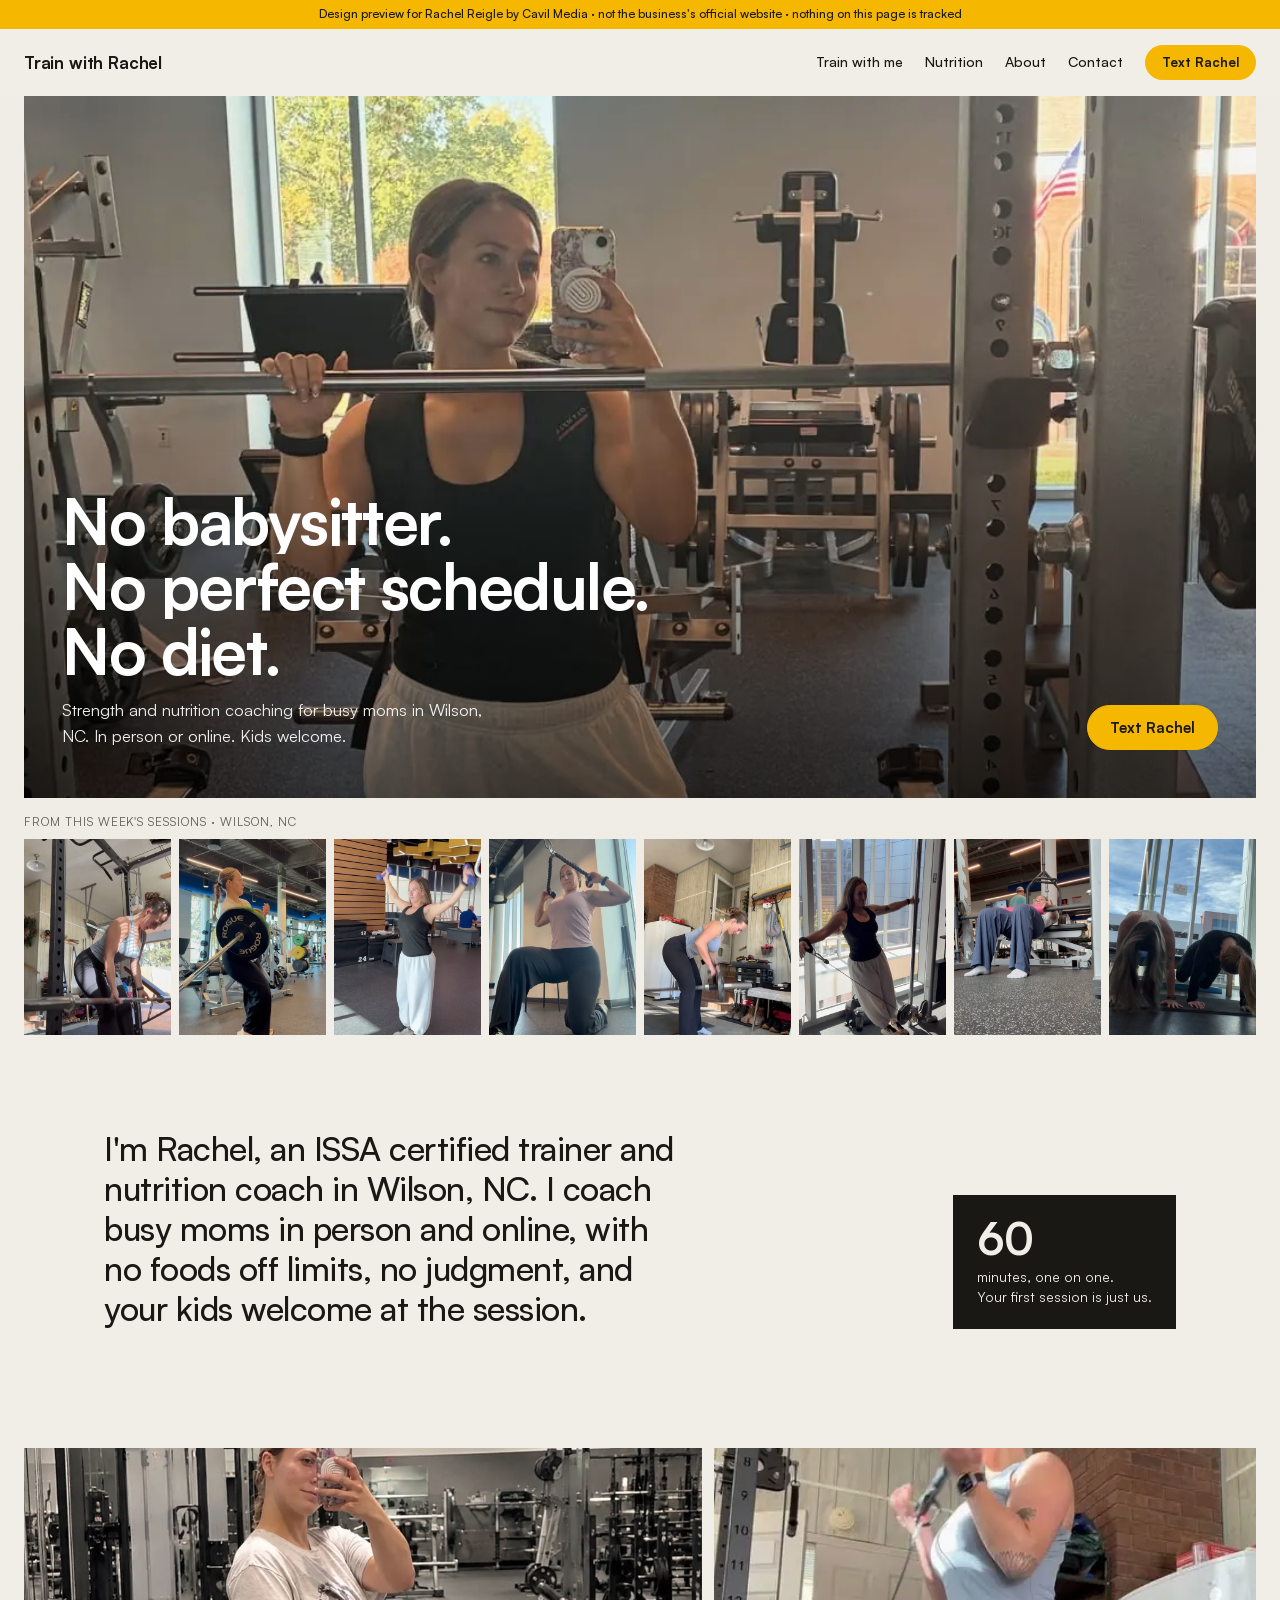
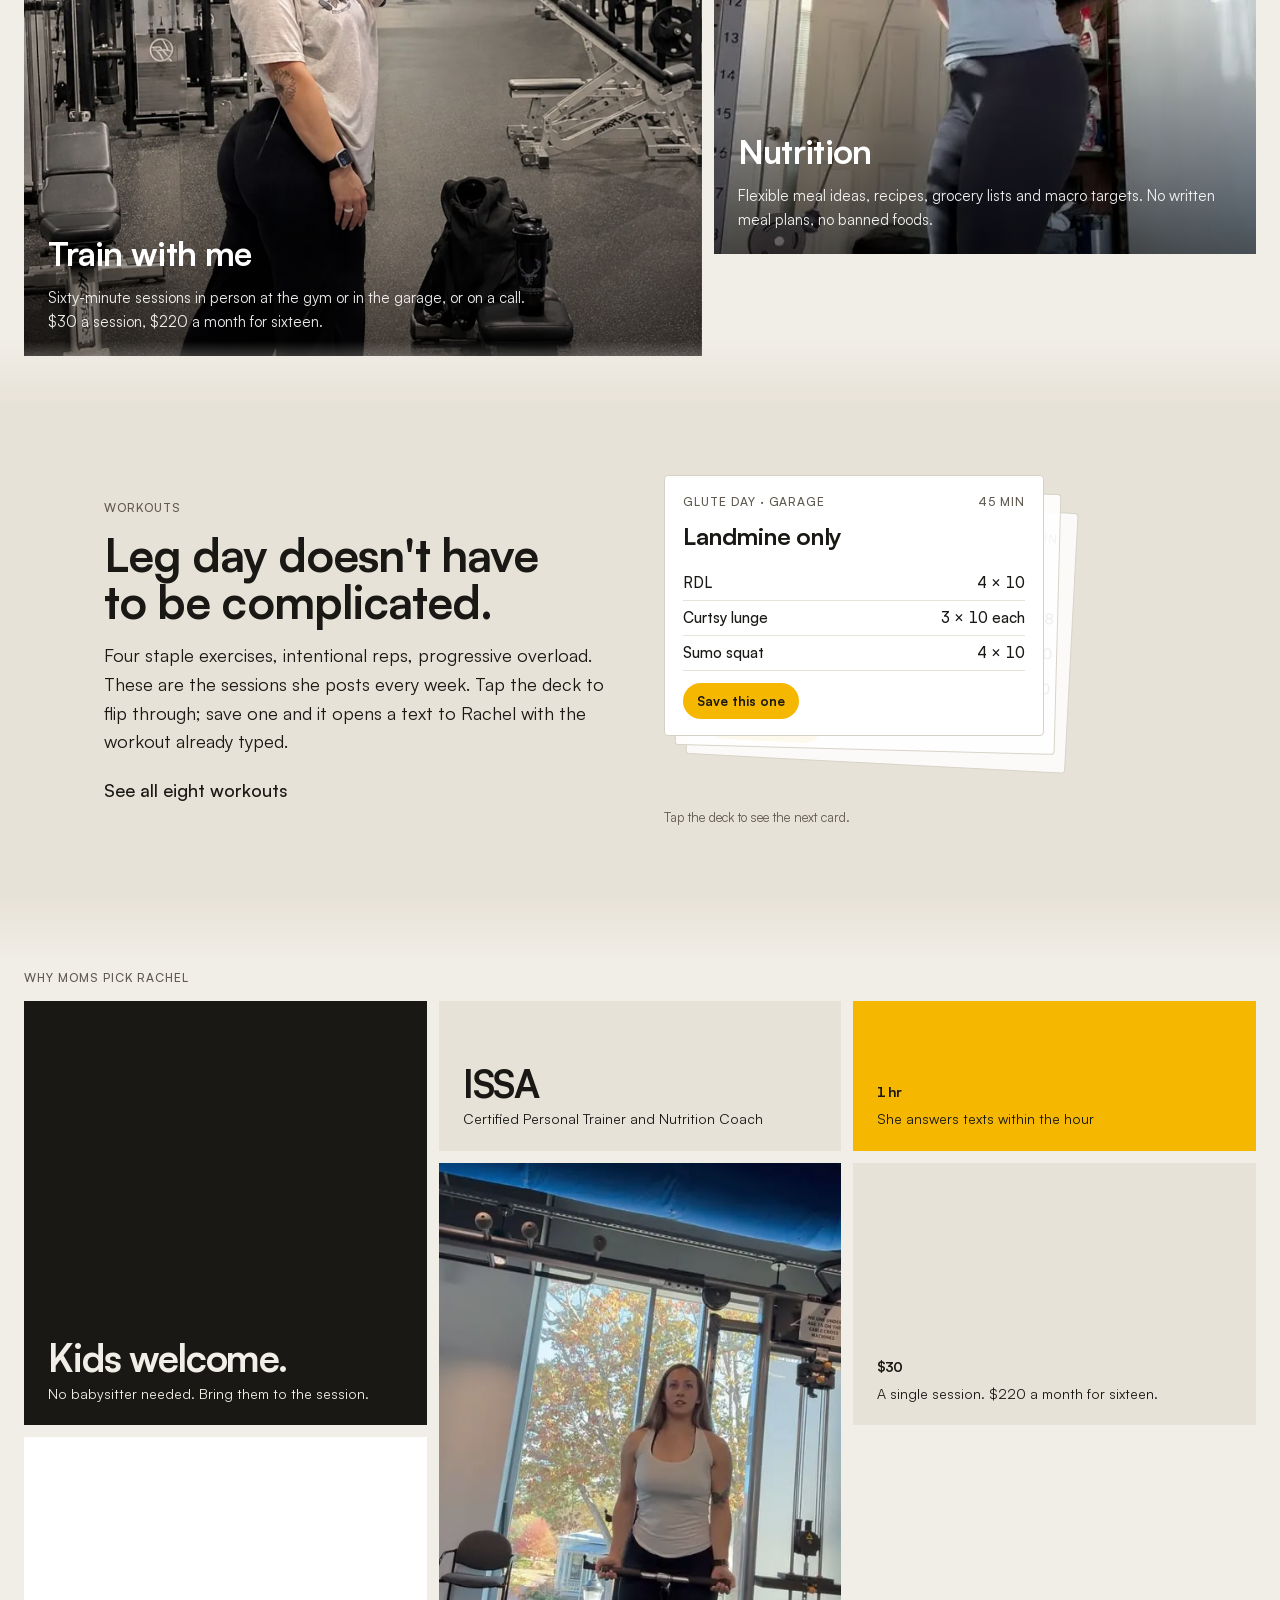
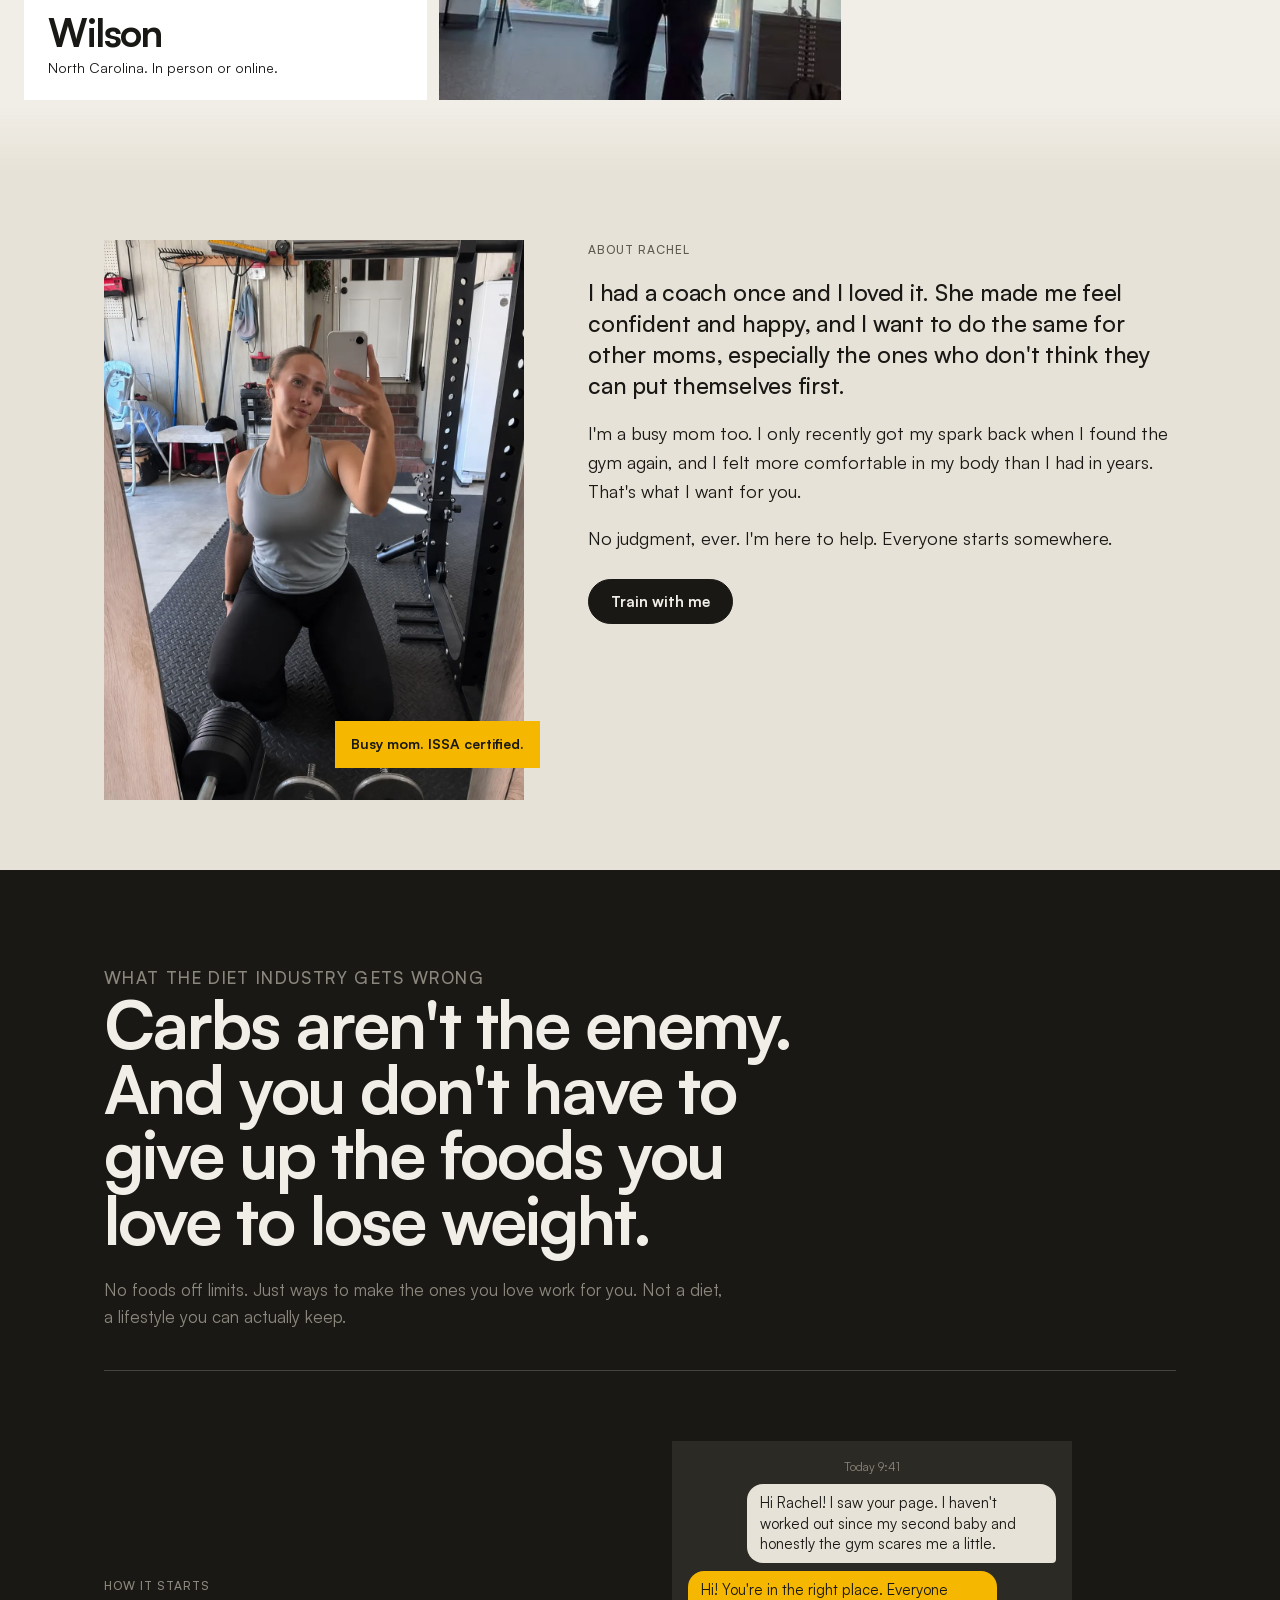
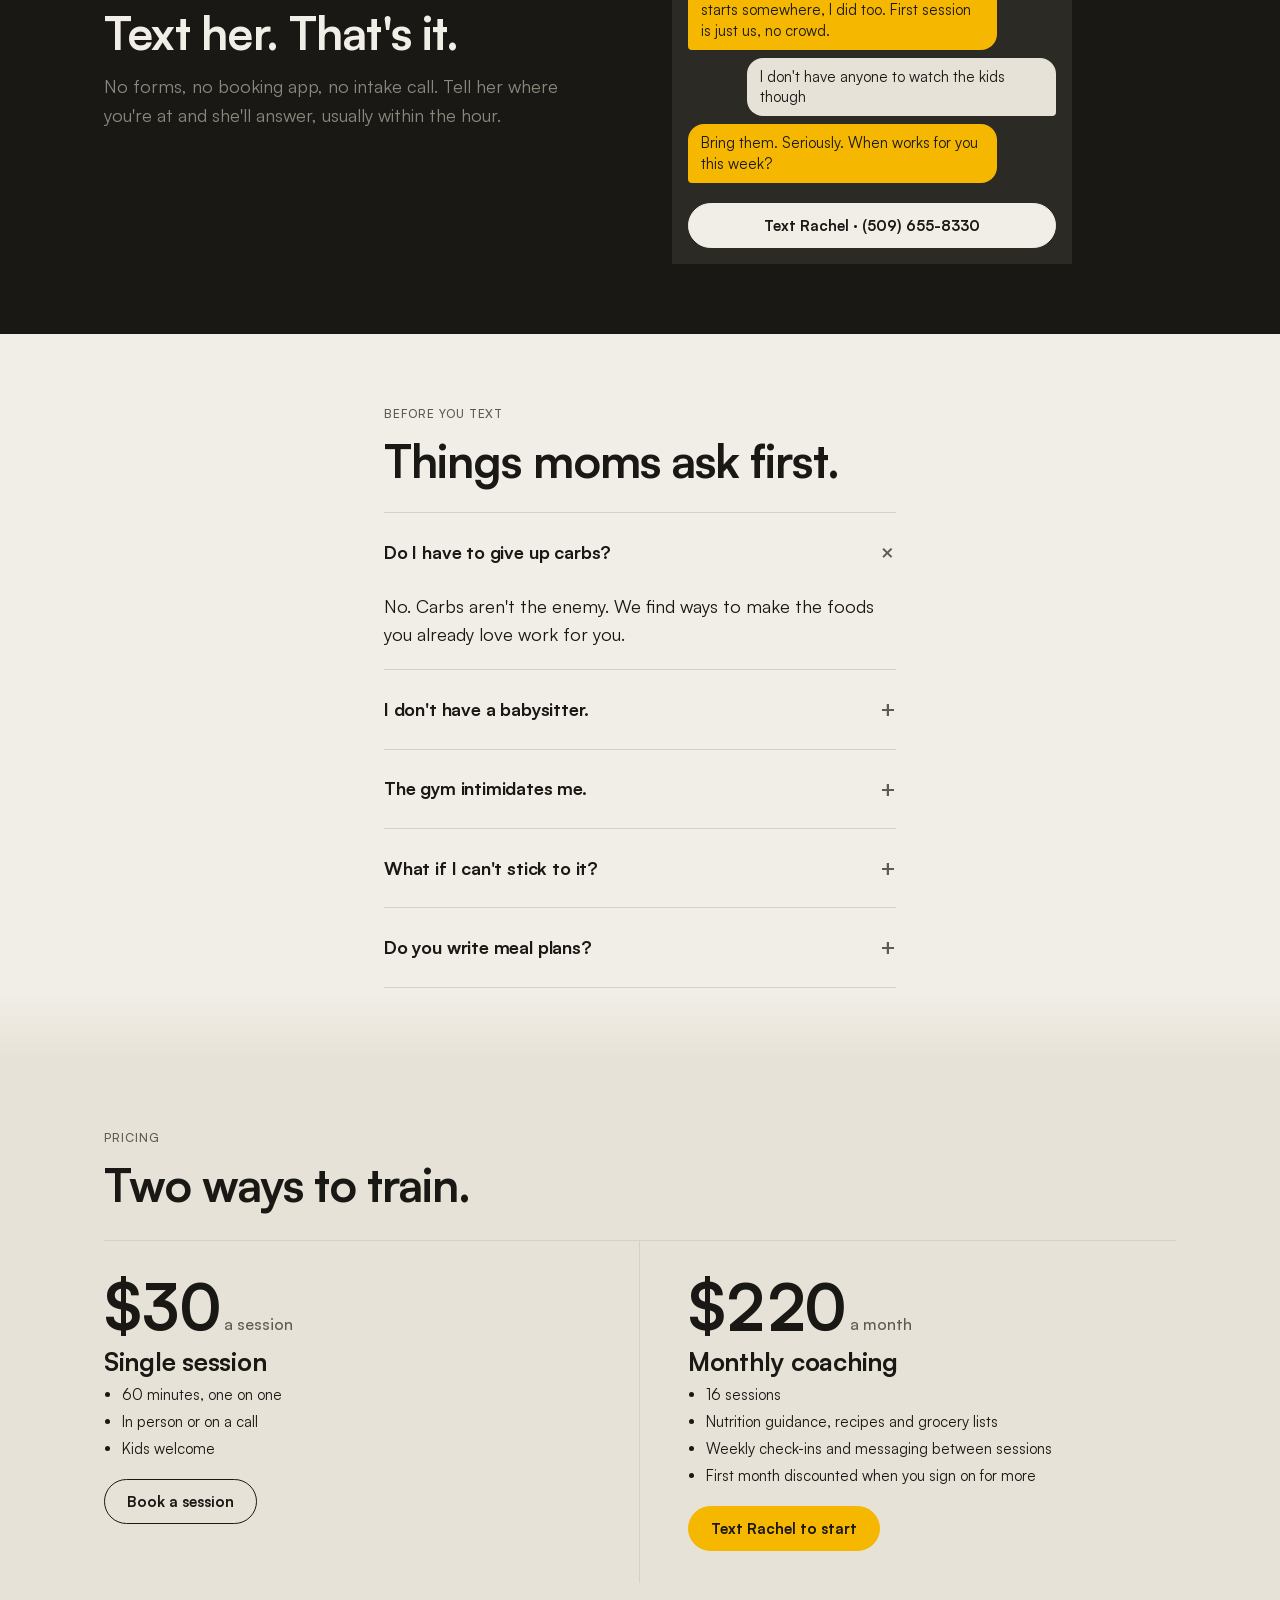
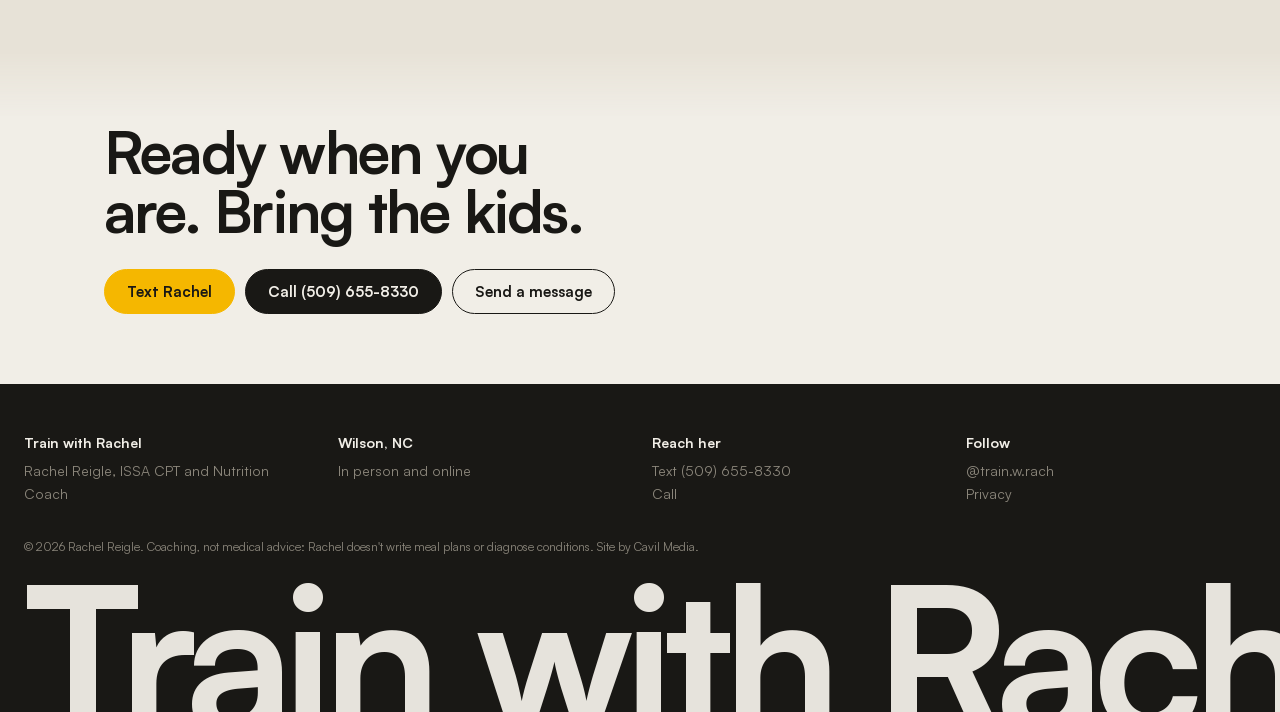
<file: index.html>
<!doctype html>
<html lang="en">
<head>
<meta charset="utf-8">
<meta name="viewport" content="width=device-width, initial-scale=1, viewport-fit=cover">
<title>Train with Rachel · Strength and nutrition coaching for busy moms in Wilson, NC</title>
<meta name="description" content="Rachel Reigle, ISSA certified personal trainer and nutrition coach in Wilson, NC. One-on-one strength training and nutrition coaching for busy moms. No foods off limits. Kids welcome. $30 a session.">
<meta property="og:type" content="website">
<meta property="og:title" content="Train with Rachel · Strength and nutrition coaching for busy moms">
<meta property="og:description" content="No babysitter. No perfect schedule. No diet. ISSA certified coaching in Wilson, NC. Kids welcome.">
<meta property="og:url" content="https://cavilmediapro.github.io/train-with-rachel-preview/">
<meta property="og:image" content="https://cavilmediapro.github.io/train-with-rachel-preview/og.jpg">
<meta property="og:image:width" content="1200"><meta property="og:image:height" content="630">
<meta name="twitter:card" content="summary_large_image">
<meta name="theme-color" content="#F1EEE7">
<link rel="icon" href="favicon.svg" type="image/svg+xml">
<link rel="preload" href="Satoshi-700.woff2" as="font" type="font/woff2" crossorigin>
<link rel="preload" href="Satoshi-400.woff2" as="font" type="font/woff2" crossorigin>
<link rel="stylesheet" href="tokens.css">
<link rel="stylesheet" href="site.css">
<script type="application/ld+json">
{"@context":"https://schema.org","@graph":[
 {"@type":"LocalBusiness","@id":"https://rachelreigle.com/#business","name":"Train with Rachel","alternateName":"Rachel Reigle, ISSA CPT and Nutrition Coach","url":"https://rachelreigle.com/","telephone":"+1-509-655-8330","image":"https://rachelreigle.com/og.jpg","description":"One-on-one strength training and nutrition coaching for busy moms in Wilson, North Carolina. In person and online. Kids welcome.","areaServed":{"@type":"City","name":"Wilson","containedInPlace":{"@type":"State","name":"North Carolina"}},"address":{"@type":"PostalAddress","addressLocality":"Wilson","addressRegion":"NC","addressCountry":"US"},"priceRange":"$30 - $220","sameAs":["https://www.instagram.com/train.w.rach/"],"founder":{"@type":"Person","name":"Rachel Reigle","jobTitle":"ISSA Certified Personal Trainer and Nutrition Coach"}},
 {"@type":"Service","name":"Personal training session","provider":{"@id":"https://rachelreigle.com/#business"},"description":"60-minute one-on-one strength session, in person or online. Kids welcome.","offers":{"@type":"Offer","price":"30","priceCurrency":"USD"}},
 {"@type":"Service","name":"Monthly coaching","provider":{"@id":"https://rachelreigle.com/#business"},"description":"16 sessions a month with nutrition guidance, weekly check-ins and messaging support.","offers":{"@type":"Offer","price":"220","priceCurrency":"USD"}},
 {"@type":"FAQPage","mainEntity":[
  {"@type":"Question","name":"Do I have to give up carbs?","acceptedAnswer":{"@type":"Answer","text":"No. Carbs aren't the enemy. We find ways to make the foods you already love work for you."}},
  {"@type":"Question","name":"I don't have a babysitter.","acceptedAnswer":{"@type":"Answer","text":"Bring them. Sessions are built around real life, kids included."}},
  {"@type":"Question","name":"The gym intimidates me.","acceptedAnswer":{"@type":"Answer","text":"Your first session is just us. No crowd, no judgment. Everyone starts somewhere."}},
  {"@type":"Question","name":"What if I can't stick to it?","acceptedAnswer":{"@type":"Answer","text":"That's the fear I hear most, and it's why we check in every week. You won't be doing this alone, and a bad week is just a week."}},
  {"@type":"Question","name":"Do you write meal plans?","acceptedAnswer":{"@type":"Answer","text":"No. I'm not a dietitian. I give you meal ideas, recipes, grocery lists and targets, and I help you make your own food work."}}
 ]}
]}
</script>
<meta name="robots" content="noindex, nofollow">
</head>
<body>
<div class="demo-banner" style="position:sticky;top:0;z-index:200;background:#F5B700;color:#191815;font:500 12px/1.4 Satoshi,Inter,sans-serif;padding:6px 16px;text-align:center">Design preview for Rachel Reigle by Cavil Media · not the business's official website · nothing on this page is tracked</div>

<a class="skip" href="#main">Skip to content</a>

<header class="hdr">
  <div class="in">
    <a class="wm" href="index.html">Train with Rachel</a>
    <nav aria-label="Main"><ul>
      <li><a href="train.html">Train with me</a></li>
      <li><a href="nutrition.html">Nutrition</a></li>
      <li><a href="index.html#about">About</a></li>
      <li><a href="contact.html">Contact</a></li>
      <li><a class="btn sm y" href="sms:5096558330?&amp;body=Hi%20Rachel!%20I%20found%20your%20site%20and%20I%27d%20like%20to%20set%20up%20a%20first%20session." data-label="header">Text Rachel</a></li>
    </ul></nav>
    <button class="mbtn" type="button" aria-expanded="false" aria-controls="menu">Menu</button>
  </div>
</header>
<div class="menu" id="menu" aria-label="Menu">
  <div class="top"><a class="wm" href="index.html">Train with Rachel</a><button class="mbtn" type="button" aria-expanded="false" aria-controls="menu">Close</button></div>
  <ul>
    <li><a href="train.html">Train with me</a></li>
    <li><a href="nutrition.html">Nutrition</a></li>
    <li><a href="index.html#about">About Rachel</a></li>
    <li><a href="contact.html">Contact</a></li>
    <li><a href="https://www.instagram.com/train.w.rach/" rel="noopener">Instagram</a></li>
  </ul>
  <div class="cta"><a class="btn y" href="sms:5096558330" data-label="menu">Text Rachel</a><a class="btn ghost" href="tel:+15096558330">Call</a></div>
</div>

<main id="main">

<!-- 01 Inset photo hero -->
<section class="hero" aria-labelledby="h1">
  <div class="photo">
    <picture>
      <source srcset="hero-rack-wide.webp" type="image/webp">
      <img src="hero-rack-wide.jpg" width="750" height="1000" alt="Rachel holding a barbell across her shoulders at a squat rack in a bright gym" fetchpriority="high">
    </picture>
    <div class="hl">
      <div>
        <h1 id="h1"><span><i>No babysitter.</i></span><span><i>No perfect schedule.</i></span><span><i>No diet.</i></span></h1>
        <p class="sub">Strength and nutrition coaching for busy moms in Wilson, NC. In person or online. Kids welcome.</p>
      </div>
      <a class="btn y cta" href="sms:5096558330?&amp;body=Hi%20Rachel!%20I%20found%20your%20site%20and%20I%27d%20like%20to%20set%20up%20a%20first%20session." data-label="hero">Text Rachel</a>
    </div>
  </div>
  <p class="cap">From this week's sessions · Wilson, NC</p>
  <div class="strip" aria-hidden="true">
    <img style="--i:0" src="s-garage-row.webp" alt="" loading="eager"><img style="--i:1" src="s-barbell.webp" alt=""><img style="--i:2" src="s-dumbbells.webp" alt=""><img style="--i:3" src="s-rope.webp" alt=""><img style="--i:4" src="s-garage-bend.webp" alt=""><img style="--i:5" src="s-cable.webp" alt=""><img style="--i:6" src="s-legpress.webp" alt=""><img style="--i:7" src="s-pike.webp" alt="">
  </div>
</section>

<!-- 02 Running paragraph -->
<section class="sec"><div class="wrap w-text run">
  <p class="running reveal">I'm Rachel, an ISSA certified trainer and nutrition coach in Wilson, NC. I coach busy moms in person and online, with no foods off limits, no judgment, and your kids welcome at the session.</p>
  <div class="tile reveal d1"><b>60</b>minutes, one on one.<br>Your first session is just us.</div>
</div></section>

<!-- 03 Two photo panels -->
<section class="sec tight" aria-label="What I offer"><div class="panels">
  <a class="panel unmask" href="train.html">
    <picture><source srcset="rack-side.webp" type="image/webp"><img src="rack-side.jpg" width="750" height="1000" alt="Rachel standing at a squat rack" loading="lazy"></picture>
    <div class="t"><h3>Train with me</h3><p>Sixty-minute sessions in person at the gym or in the garage, or on a call. $30 a session, $220 a month for sixteen.</p></div>
  </a>
  <a class="panel unmask" href="nutrition.html">
    <picture><source srcset="s-garage-bend-2.webp" type="image/webp"><img src="s-garage-bend-2.jpg" width="480" height="640" alt="Rachel bent over a barbell in her garage gym" loading="lazy"></picture>
    <div class="t"><h3>Nutrition</h3><p>Flexible meal ideas, recipes, grocery lists and macro targets. No written meal plans, no banned foods.</p></div>
  </a>
</div></section>

<!-- 04 The Card deck -->
<section class="sec band seam" id="workouts"><div class="wrap w-text deckwrap">
  <div class="reveal">
    <p class="eyebrow">Workouts</p>
    <h2 class="h2">Leg day doesn't have to be complicated.</h2>
    <p style="max-width:48ch;margin:16px 0 20px">Four staple exercises, intentional reps, progressive overload. These are the sessions she posts every week. Tap the deck to flip through; save one and it opens a text to Rachel with the workout already typed.</p>
    <a class="link" href="train.html#workouts">See all eight workouts</a>
  </div>
  <div>
    <div class="deck reveal d1" tabindex="0" role="group" aria-label="Workout cards, press Enter to flip">
      <div class="cardx"><div class="t"><span>Glute day · garage</span><span>45 min</span></div><h4>Landmine only</h4><table><tr><td>RDL</td><td>4 × 10</td></tr><tr><td>Curtsy lunge</td><td>3 × 10 each</td></tr><tr><td>Sumo squat</td><td>4 × 10</td></tr></table><a class="pill" href="#">Save this one</a></div>
      <div class="cardx"><div class="t"><span>Back &amp; biceps · garage</span><span>40 min</span></div><h4>Between school runs</h4><table><tr><td>Lat pulldown</td><td>4 × 10</td></tr><tr><td>Barbell row</td><td>4 × 10</td></tr><tr><td>Cable curl</td><td>3 × 10</td></tr></table><a class="pill" href="#">Save this one</a></div>
      <div class="cardx"><div class="t"><span>Upper body + core</span><span>45 min</span></div><h4>Bench and press</h4><table><tr><td>Bench press</td><td>4 × 8</td></tr><tr><td>Shoulder press</td><td>4 × 10</td></tr><tr><td>Cable front raise</td><td>3 × 10</td></tr></table><a class="pill" href="#">Save this one</a></div>
    </div>
    <p class="deck-hint">Tap the deck to see the next card.</p>
  </div>
</div></section>

<!-- 05 Mixed proof block -->
<section class="sec"><div class="wrap w-wide">
  <p class="eyebrow reveal">Why moms pick Rachel</p>
  <div class="proof">
    <div class="p1 reveal"><b>Kids welcome.</b><span>No babysitter needed. Bring them to the session.</span></div>
    <div class="p2 reveal d1"><b>ISSA</b><span>Certified Personal Trainer and Nutrition Coach</span></div>
    <div class="p3 reveal d2"><b><span class="ticker" data-to="1" data-suffix=" hr">1 hr</span></b><span>She answers texts within the hour</span></div>
    <div class="p4 reveal d1"><picture><source srcset="s-window.webp" type="image/webp"><img src="s-window.jpg" width="480" height="640" alt="Rachel training by a bright window" loading="lazy"></picture></div>
    <div class="p5 reveal d2"><b><span class="ticker" data-to="30" data-prefix="$">$30</span></b><span>A single session. $220 a month for sixteen.</span></div>
    <div class="p6 reveal d3"><b>Wilson</b><span>North Carolina. In person or online.</span></div>
  </div>
</div></section>

<!-- 06 Rachel, long form -->
<section class="sec band seam" id="about"><div class="wrap w-text about">
  <div class="ph reveal">
    <picture><source srcset="kneel.webp" type="image/webp"><img src="kneel.jpg" width="750" height="1000" alt="Rachel kneeling at a rack in her garage gym" loading="lazy"></picture>
    <div class="tag">Busy mom. ISSA certified.</div>
  </div>
  <div class="tx reveal d1">
    <p class="eyebrow">About Rachel</p>
    <p class="lead">I had a coach once and I loved it. She made me feel confident and happy, and I want to do the same for other moms, especially the ones who don't think they can put themselves first.</p>
    <p>I'm a busy mom too. I only recently got my spark back when I found the gym again, and I felt more comfortable in my body than I had in years. That's what I want for you.</p>
    <p>No judgment, ever. I'm here to help. Everyone starts somewhere.</p>
    <a class="btn" href="train.html" style="margin-top:8px">Train with me</a>
  </div>
</div></section>

<!-- 07 Statement band -->
<section class="sec dark"><div class="wrap w-text state reveal">
  <p class="eyebrow">What the diet industry gets wrong</p>
  <h2>Carbs aren't the enemy. And you don't have to give up the foods you love to lose weight.</h2>
  <p>No foods off limits. Just ways to make the ones you love work for you. Not a diet, a lifestyle you can actually keep.</p>
  <div class="rule"></div>
</div></section>

<!-- 08 The thread -->
<section class="sec dark" style="padding-top:0"><div class="wrap w-text thread">
  <div class="reveal">
    <p class="eyebrow">How it starts</p>
    <h2 class="h2">Text her. That's it.</h2>
    <p class="muted" style="max-width:44ch;margin-top:16px">No forms, no booking app, no intake call. Tell her where you're at and she'll answer, usually within the hour.</p>
  </div>
  <div class="sms" aria-label="Example text conversation">
    <div class="time">Today 9:41</div>
    <div class="m me" data-n="1">Hi Rachel! I saw your page. I haven't worked out since my second baby and honestly the gym scares me a little.</div>
    <div class="m her" data-n="2">Hi! You're in the right place. Everyone starts somewhere, I did too. First session is just us, no crowd.</div>
    <div class="m me" data-n="3">I don't have anyone to watch the kids though</div>
    <div class="m her" data-n="4">Bring them. Seriously. When works for you this week?</div>
    <a class="btn light" href="sms:5096558330?&amp;body=Hi%20Rachel!%20I%20found%20your%20site%20and%20I%27d%20like%20to%20set%20up%20a%20first%20session." data-label="thread">Text Rachel · (509) 655-8330</a>
  </div>
</div></section>

<!-- 10 Accordion -->
<section class="sec" id="faq"><div class="wrap w-narrow">
  <p class="eyebrow reveal">Before you text</p>
  <h2 class="h2 reveal" style="margin-bottom:28px">Things moms ask first.</h2>
  <div class="acc reveal d1">
    <details open><summary>Do I have to give up carbs?</summary><p>No. Carbs aren't the enemy. We find ways to make the foods you already love work for you.</p></details>
    <details><summary>I don't have a babysitter.</summary><p>Bring them. Sessions are built around real life, kids included.</p></details>
    <details><summary>The gym intimidates me.</summary><p>Your first session is just us. No crowd, no judgment. Everyone starts somewhere.</p></details>
    <details><summary>What if I can't stick to it?</summary><p>That's the fear I hear most, and it's why we check in every week. You won't be doing this alone, and a bad week is just a week.</p></details>
    <details><summary>Do you write meal plans?</summary><p>No, and I'll say so plainly: I'm not a dietitian. I give you meal ideas, recipes, grocery lists and targets, and I help you make your own food work.</p></details>
  </div>
</div></section>

<!-- 11 Plain pricing -->
<section class="sec band seam" id="pricing"><div class="wrap w-text">
  <p class="eyebrow reveal">Pricing</p>
  <h2 class="h2 reveal" style="margin-bottom:32px">Two ways to train.</h2>
  <div class="price">
    <div class="reveal"><div class="n">$30<small>a session</small></div><h3 class="h3">Single session</h3><ul><li>60 minutes, one on one</li><li>In person or on a call</li><li>Kids welcome</li></ul><a class="btn ghost" href="sms:5096558330?&amp;body=Hi%20Rachel!%20I%27d%20like%20to%20book%20a%20single%20session." data-label="pricing-single">Book a session</a></div>
    <div class="reveal d1"><div class="n">$220<small>a month</small></div><h3 class="h3">Monthly coaching</h3><ul><li>16 sessions</li><li>Nutrition guidance, recipes and grocery lists</li><li>Weekly check-ins and messaging between sessions</li><li>First month discounted when you sign on for more <!-- TODO: percentage from Rachel --></li></ul><a class="btn y" href="sms:5096558330?&amp;body=Hi%20Rachel!%20I%27m%20interested%20in%20monthly%20coaching." data-label="pricing-monthly">Text Rachel to start</a></div>
  </div>
</div></section>

<!-- 12 Close -->
<section class="sec close"><div class="wrap w-text reveal">
  <h2>Ready when you are. Bring the kids.</h2>
  <div class="btns"><a class="btn y" href="sms:5096558330" data-label="close">Text Rachel</a><a class="btn" href="tel:+15096558330">Call (509) 655-8330</a><a class="btn ghost" href="contact.html">Send a message</a></div>
</div></section>

</main>

<footer class="dark foot">
  <div class="rows">
    <div><b>Train with Rachel</b><span>Rachel Reigle, ISSA CPT and Nutrition Coach</span></div>
    <div><b>Wilson, NC</b><span>In person and online</span></div>
    <div><b>Reach her</b><a href="sms:5096558330">Text (509) 655-8330</a><a href="tel:+15096558330">Call</a></div>
    <div><b>Follow</b><a href="https://www.instagram.com/train.w.rach/" rel="noopener">@train.w.rach</a><a href="contact.html#privacy">Privacy</a></div>
  </div>
  <p class="legal">© 2026 Rachel Reigle. Coaching, not medical advice: Rachel doesn't write meal plans or diagnose conditions. Site by Cavil Media.</p>
  <div class="wm" aria-hidden="true">Train with Rachel</div>
</footer>

<nav class="bar" aria-label="Quick actions">
  <a href="sms:5096558330" data-label="bar">Text</a><a href="tel:+15096558330">Call</a><a class="y" href="sms:5096558330?&amp;body=Hi%20Rachel!%20I%27d%20like%20to%20book%20a%20first%20session." data-label="bar-book">Book a session</a>
</nav>

<script src="site.js" defer></script>
</body>
</html>
</file>
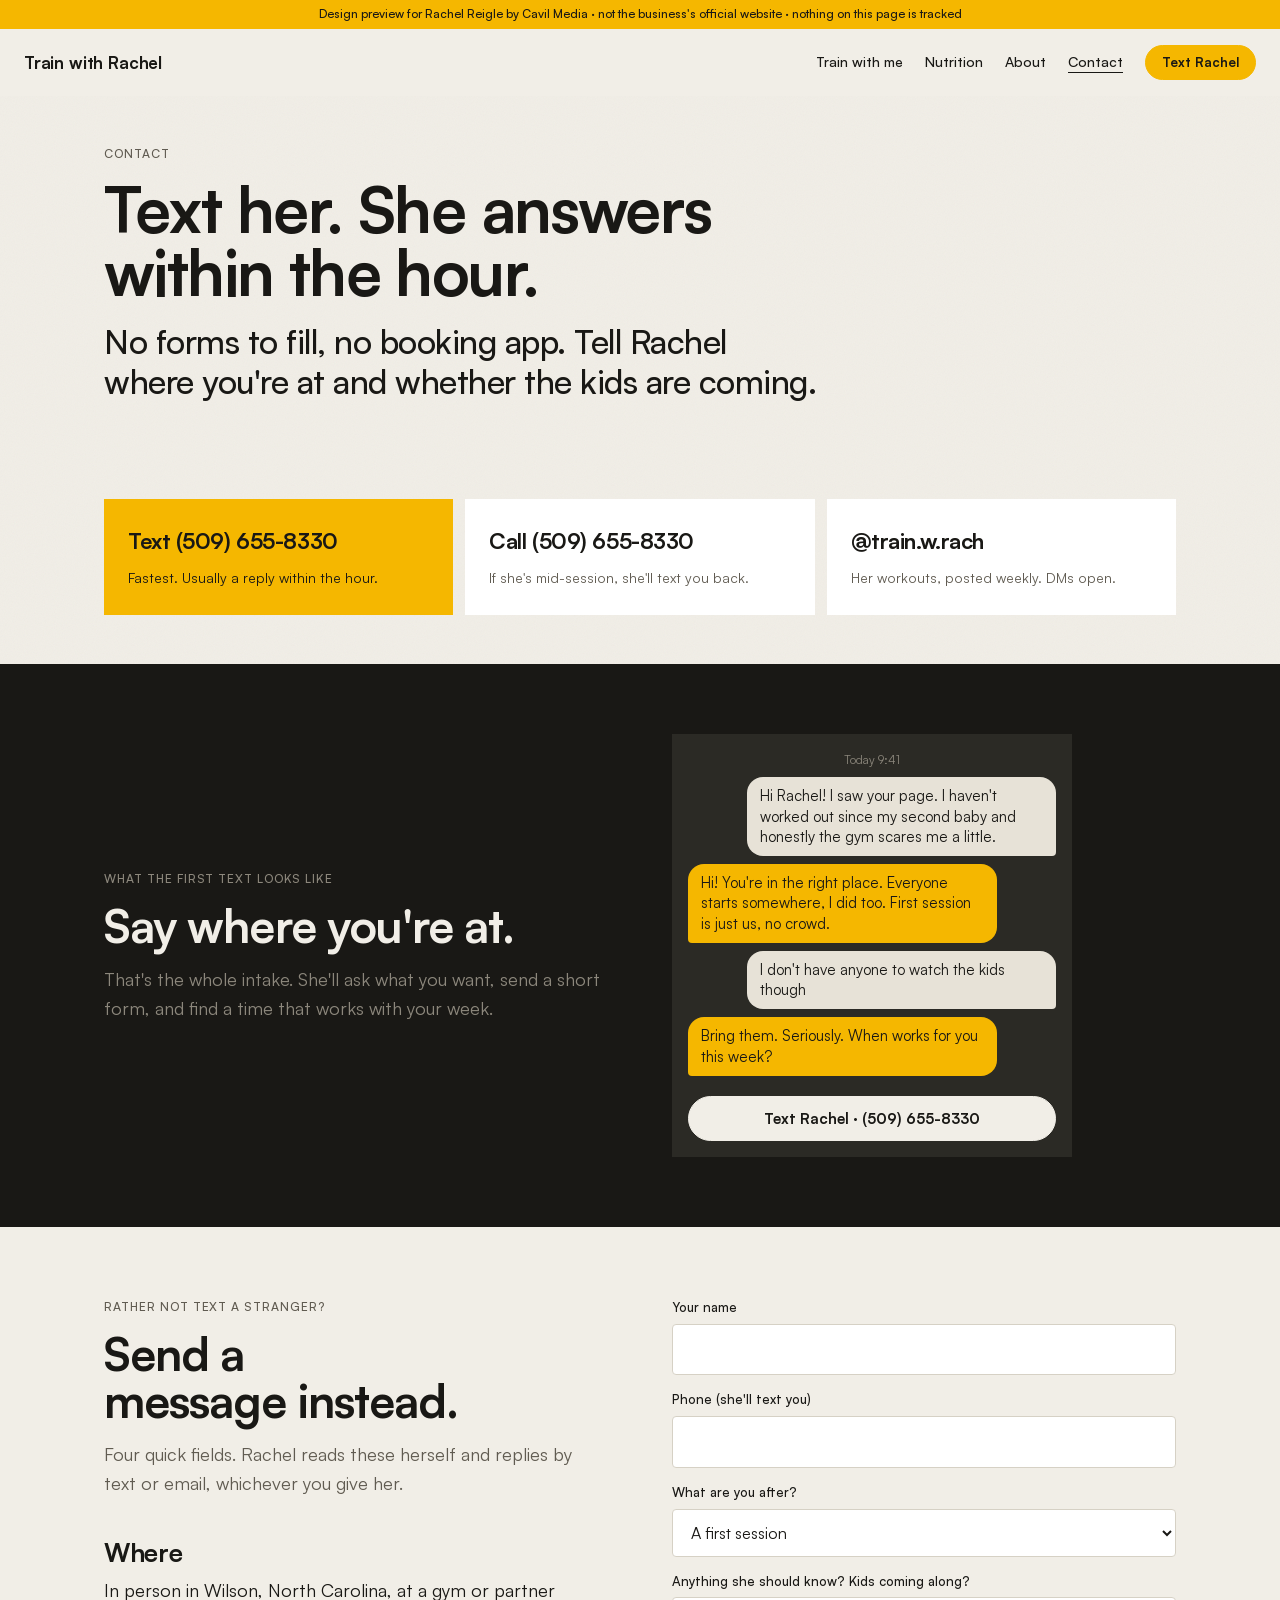
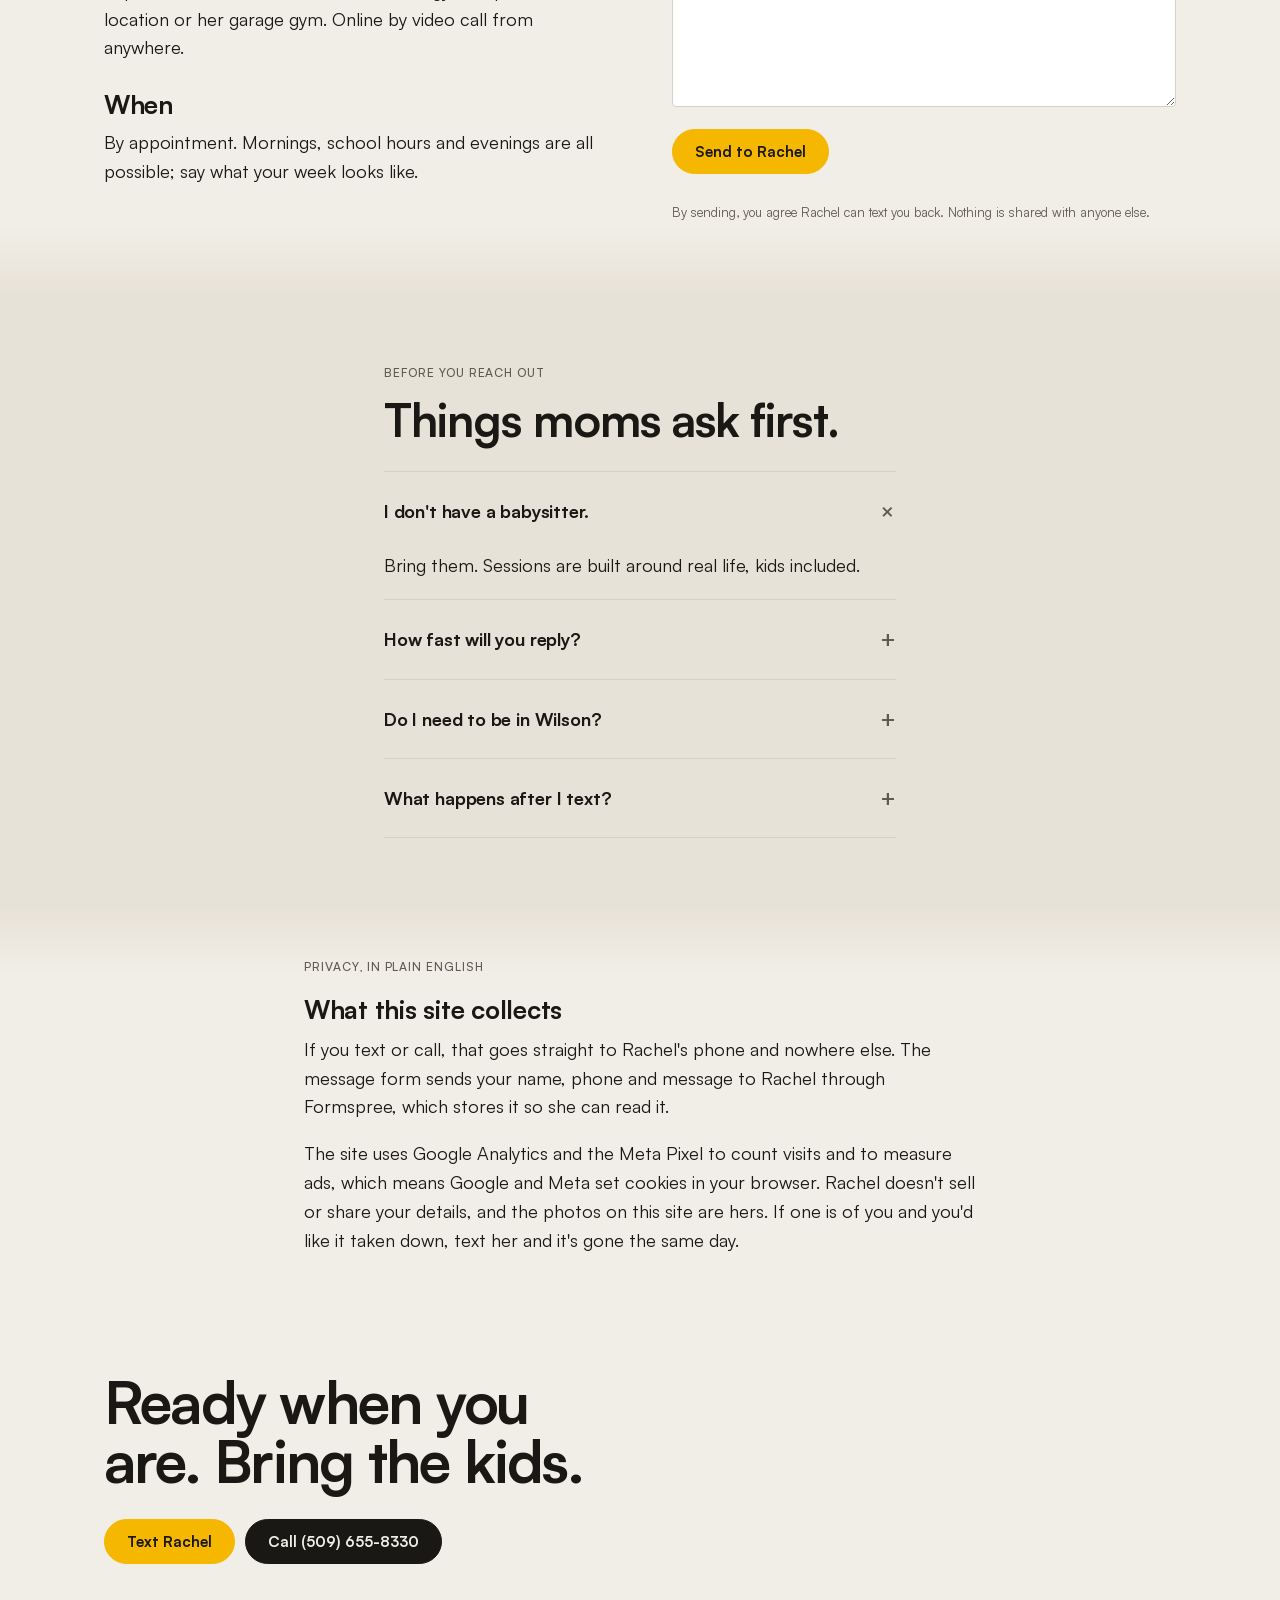
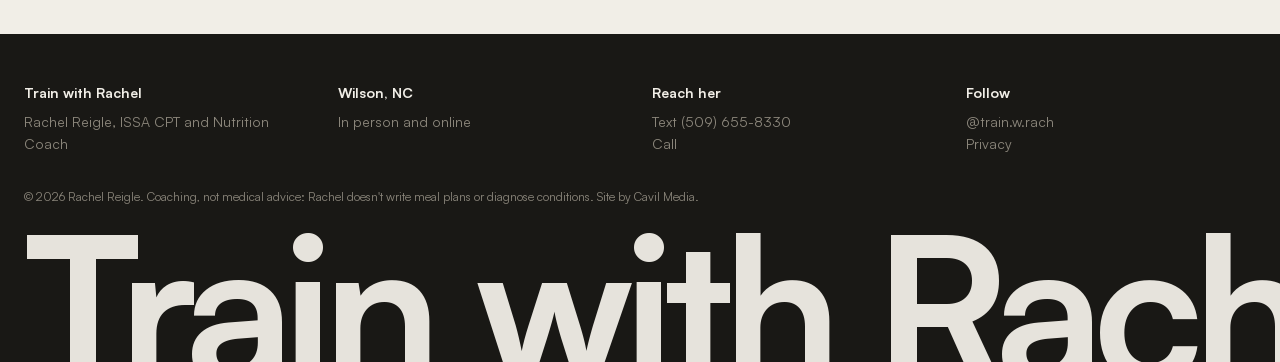
<file: contact.html>
<!doctype html>
<html lang="en">
<head>
<meta charset="utf-8">
<meta name="viewport" content="width=device-width, initial-scale=1, viewport-fit=cover">
<title>Contact · Text Rachel · Train with Rachel</title>
<meta name="description" content="Text or call Rachel Reigle, ISSA certified trainer and nutrition coach in Wilson, NC. She replies within the hour. In person in Wilson or online anywhere.">
<meta property="og:type" content="website">
<meta property="og:title" content="Contact · Train with Rachel">
<meta property="og:description" content="Text (509) 655-8330. She answers within the hour.">
<meta property="og:url" content="https://cavilmediapro.github.io/train-with-rachel-preview/contact.html">
<meta property="og:image" content="https://cavilmediapro.github.io/train-with-rachel-preview/og.jpg">
<meta property="og:image:width" content="1200"><meta property="og:image:height" content="630">
<meta name="twitter:card" content="summary_large_image">
<meta name="theme-color" content="#F1EEE7">
<link rel="icon" href="favicon.svg" type="image/svg+xml">
<link rel="preload" href="Satoshi-700.woff2" as="font" type="font/woff2" crossorigin>
<link rel="preload" href="Satoshi-400.woff2" as="font" type="font/woff2" crossorigin>
<link rel="stylesheet" href="tokens.css">
<link rel="stylesheet" href="site.css">
<meta name="robots" content="noindex, nofollow">
</head>
<body>
<div class="demo-banner" style="position:sticky;top:0;z-index:200;background:#F5B700;color:#191815;font:500 12px/1.4 Satoshi,Inter,sans-serif;padding:6px 16px;text-align:center">Design preview for Rachel Reigle by Cavil Media · not the business's official website · nothing on this page is tracked</div>

<a class="skip" href="#main">Skip to content</a>
<header class="hdr">
  <div class="in">
    <a class="wm" href="index.html">Train with Rachel</a>
    <nav aria-label="Main"><ul>
      <li><a href="train.html">Train with me</a></li>
      <li><a href="nutrition.html">Nutrition</a></li>
      <li><a href="index.html#about">About</a></li>
      <li><a href="contact.html" aria-current="page">Contact</a></li>
      <li><a class="btn sm y" href="sms:5096558330?&amp;body=Hi%20Rachel!%20I%27d%20like%20to%20set%20up%20a%20first%20session." data-label="header">Text Rachel</a></li>
    </ul></nav>
    <button class="mbtn" type="button" aria-expanded="false" aria-controls="menu">Menu</button>
  </div>
</header>
<div class="menu" id="menu" aria-label="Menu">
  <div class="top"><a class="wm" href="index.html">Train with Rachel</a><button class="mbtn" type="button" aria-expanded="false" aria-controls="menu">Close</button></div>
  <ul><li><a href="train.html">Train with me</a></li><li><a href="nutrition.html">Nutrition</a></li><li><a href="index.html#about">About Rachel</a></li><li><a href="contact.html">Contact</a></li><li><a href="https://www.instagram.com/train.w.rach/" rel="noopener">Instagram</a></li></ul>
  <div class="cta"><a class="btn y" href="sms:5096558330" data-label="menu">Text Rachel</a><a class="btn ghost" href="tel:+15096558330">Call</a></div>
</div>

<main id="main">

<section class="sec page-head" style="padding-bottom:48px"><div class="wrap w-text">
  <p class="eyebrow">Contact</p>
  <h1>Text her. She answers within the hour.</h1>
  <p class="running" style="margin-top:20px;max-width:30ch">No forms to fill, no booking app. Tell Rachel where you're at and whether the kids are coming.</p>
</div></section>

<section class="sec tight"><div class="wrap w-text ways">
  <a class="y reveal" href="sms:5096558330?&amp;body=Hi%20Rachel!%20I%20found%20your%20site%20and%20I%27d%20like%20to%20set%20up%20a%20first%20session." data-label="contact-text"><b>Text (509) 655-8330</b><span>Fastest. Usually a reply within the hour.</span></a>
  <a class="reveal d1" href="tel:+15096558330"><b>Call (509) 655-8330</b><span>If she's mid-session, she'll text you back.</span></a>
  <a class="reveal d2" href="https://www.instagram.com/train.w.rach/" rel="noopener"><b>@train.w.rach</b><span>Her workouts, posted weekly. DMs open.</span></a>
</div></section>

<!-- 08 The thread -->
<section class="sec dark"><div class="wrap w-text thread">
  <div class="reveal">
    <p class="eyebrow">What the first text looks like</p>
    <h2 class="h2">Say where you're at.</h2>
    <p class="muted" style="max-width:44ch;margin-top:16px">That's the whole intake. She'll ask what you want, send a short form, and find a time that works with your week.</p>
  </div>
  <div class="sms" aria-label="Example text conversation">
    <div class="time">Today 9:41</div>
    <div class="m me" data-n="1">Hi Rachel! I saw your page. I haven't worked out since my second baby and honestly the gym scares me a little.</div>
    <div class="m her" data-n="2">Hi! You're in the right place. Everyone starts somewhere, I did too. First session is just us, no crowd.</div>
    <div class="m me" data-n="3">I don't have anyone to watch the kids though</div>
    <div class="m her" data-n="4">Bring them. Seriously. When works for you this week?</div>
    <a class="btn light" href="sms:5096558330?&amp;body=Hi%20Rachel!%20I%20found%20your%20site%20and%20I%27d%20like%20to%20set%20up%20a%20first%20session." data-label="thread">Text Rachel · (509) 655-8330</a>
  </div>
</div></section>

<section class="sec" id="message"><div class="wrap w-text two-col">
  <div class="reveal">
    <p class="eyebrow">Rather not text a stranger?</p>
    <h2 class="h2" style="margin-bottom:16px">Send a message instead.</h2>
    <p class="muted" style="max-width:44ch">Four quick fields. Rachel reads these herself and replies by text or email, whichever you give her.</p>
    <h3 class="h3" style="margin:40px 0 10px">Where</h3>
    <p style="max-width:44ch">In person in Wilson, North Carolina, at a gym or partner location or her garage gym. Online by video call from anywhere.</p>
    <h3 class="h3" style="margin:28px 0 10px">When</h3>
    <p style="max-width:44ch">By appointment. <!-- TODO: hours from Rachel --> Mornings, school hours and evenings are all possible; say what your week looks like.</p>
  </div>
  <form class="form reveal d1" id="contact-form" action="https://formspree.io/f/TODO" method="post" novalidate>
    <div><label for="f-name">Your name</label><input id="f-name" name="name" type="text" autocomplete="name" required></div>
    <div><label for="f-phone">Phone (she'll text you)</label><input id="f-phone" name="phone" type="tel" autocomplete="tel" inputmode="tel" required></div>
    <div><label for="f-after">What are you after?</label><select id="f-after" name="after"><option>A first session</option><option>Monthly coaching</option><option>Nutrition help</option><option>Not sure yet</option></select></div>
    <div><label for="f-kids">Anything she should know? Kids coming along?</label><textarea id="f-kids" name="message"></textarea></div>
    <input type="text" name="_gotcha" tabindex="-1" autocomplete="off" style="display:none">
    <div><button class="btn y" type="submit">Send to Rachel</button></div>
    <div class="msg" aria-live="polite"></div>
    <p class="small muted">By sending, you agree Rachel can text you back. Nothing is shared with anyone else.</p>
  </form>
</div></section>

<!-- 10 Accordion -->
<section class="sec band seam" id="faq"><div class="wrap w-narrow">
  <p class="eyebrow reveal">Before you reach out</p>
  <h2 class="h2 reveal" style="margin-bottom:28px">Things moms ask first.</h2>
  <div class="acc reveal d1">
    <details open><summary>I don't have a babysitter.</summary><p>Bring them. Sessions are built around real life, kids included.</p></details>
    <details><summary>How fast will you reply?</summary><p>Usually within the hour. If you text at 11pm, you'll hear back in the morning.</p></details>
    <details><summary>Do I need to be in Wilson?</summary><p>For in-person sessions, yes. For online coaching, no: video calls work from anywhere.</p></details>
    <details><summary>What happens after I text?</summary><p>A quick chat about your goals, a short intake form, then your first 60-minute session. On the monthly plan you'll also get weekly check-ins.</p></details>
  </div>
</div></section>

<section class="sec tight" id="privacy"><div class="wrap w-prose prose reveal">
  <p class="eyebrow">Privacy, in plain English</p>
  <h2 class="h3" style="margin-bottom:12px">What this site collects</h2>
  <p>If you text or call, that goes straight to Rachel's phone and nowhere else. The message form sends your name, phone and message to Rachel through Formspree, which stores it so she can read it. <!-- TODO: confirm form provider at launch --></p>
  <p>The site uses Google Analytics and the Meta Pixel to count visits and to measure ads, which means Google and Meta set cookies in your browser. <!-- TODO: remove this sentence if tracking is not installed at launch --> Rachel doesn't sell or share your details, and the photos on this site are hers. If one is of you and you'd like it taken down, text her and it's gone the same day.</p>
</div></section>

<!-- 12 Close -->
<section class="sec close"><div class="wrap w-text reveal">
  <h2>Ready when you are. Bring the kids.</h2>
  <div class="btns"><a class="btn y" href="sms:5096558330" data-label="close">Text Rachel</a><a class="btn" href="tel:+15096558330">Call (509) 655-8330</a></div>
</div></section>

</main>

<footer class="dark foot">
  <div class="rows">
    <div><b>Train with Rachel</b><span>Rachel Reigle, ISSA CPT and Nutrition Coach</span></div>
    <div><b>Wilson, NC</b><span>In person and online</span></div>
    <div><b>Reach her</b><a href="sms:5096558330">Text (509) 655-8330</a><a href="tel:+15096558330">Call</a></div>
    <div><b>Follow</b><a href="https://www.instagram.com/train.w.rach/" rel="noopener">@train.w.rach</a><a href="contact.html#privacy">Privacy</a></div>
  </div>
  <p class="legal">© 2026 Rachel Reigle. Coaching, not medical advice: Rachel doesn't write meal plans or diagnose conditions. Site by Cavil Media.</p>
  <div class="wm" aria-hidden="true">Train with Rachel</div>
</footer>
<nav class="bar" aria-label="Quick actions"><a href="sms:5096558330" data-label="bar">Text</a><a href="tel:+15096558330">Call</a><a class="y" href="sms:5096558330?&amp;body=Hi%20Rachel!%20I%27d%20like%20to%20book%20a%20first%20session." data-label="bar-book">Book a session</a></nav>
<script src="site.js" defer></script>
</body>
</html>
</file>
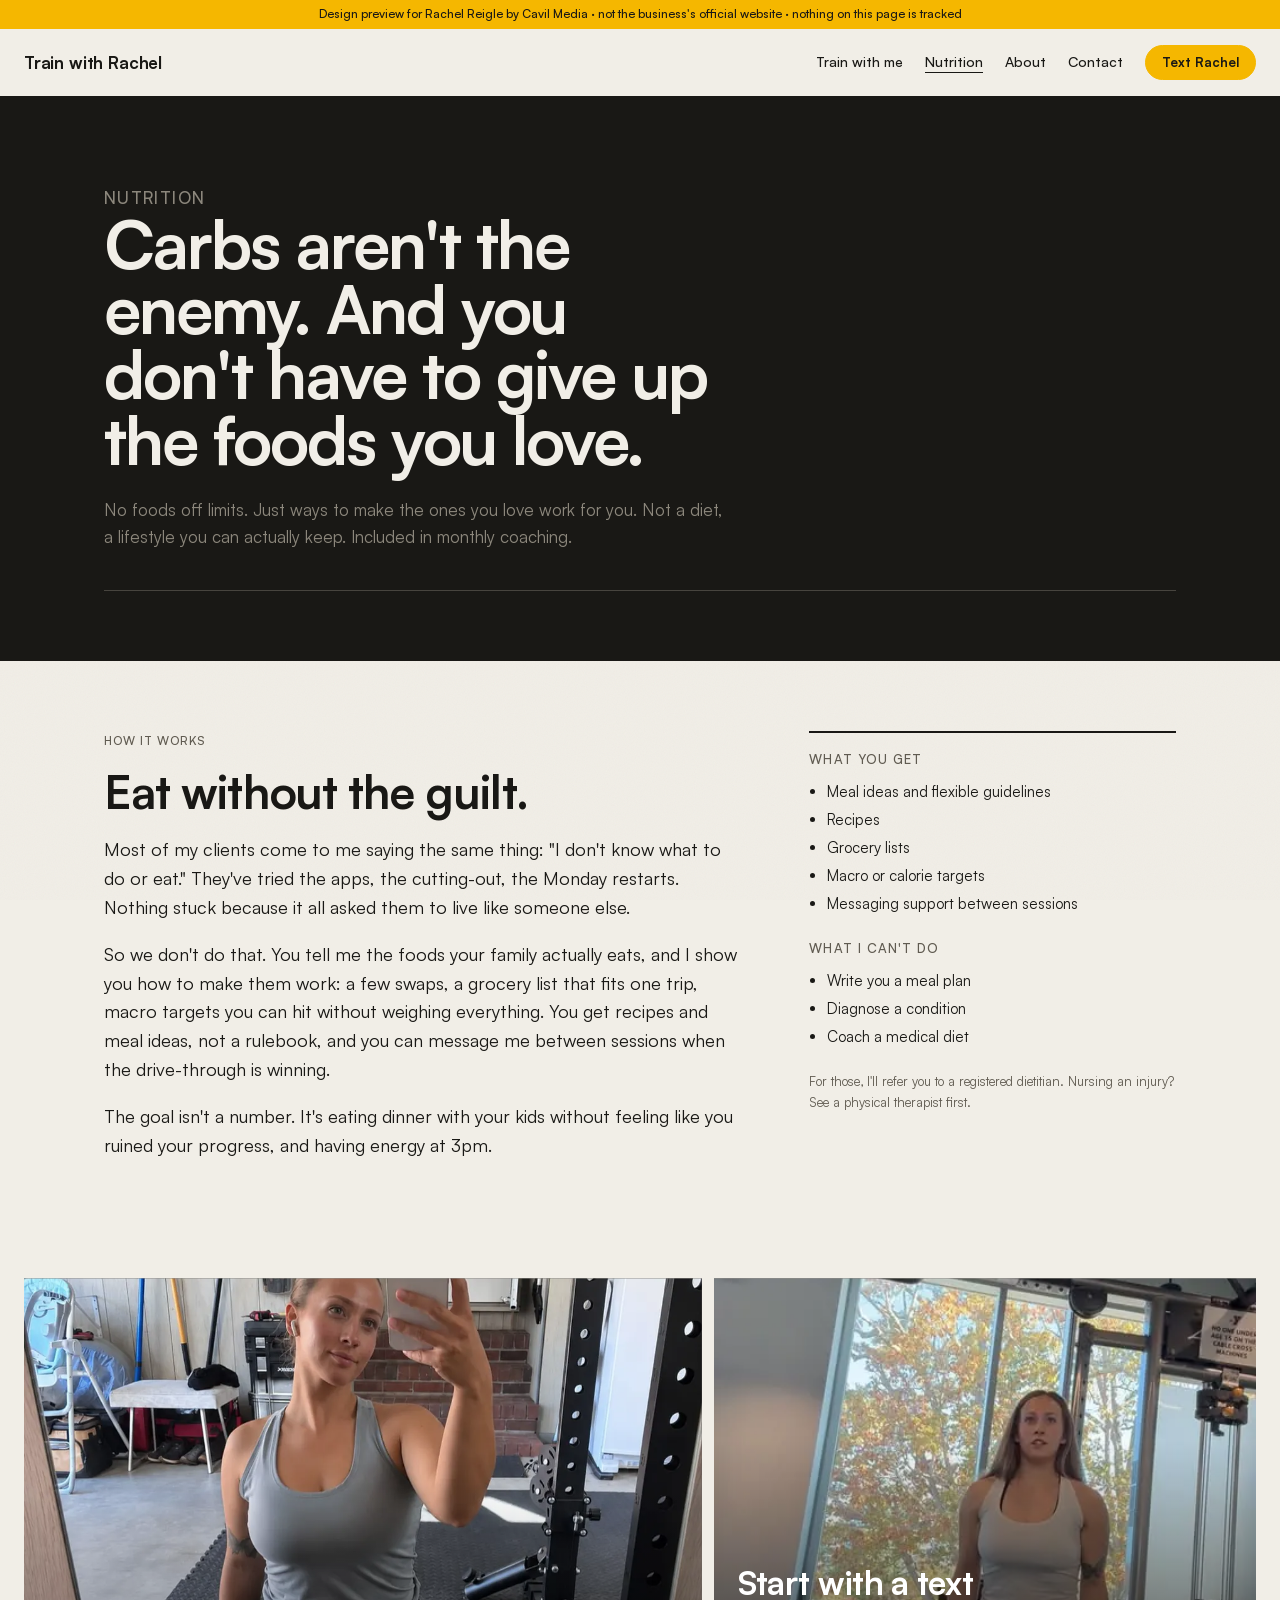
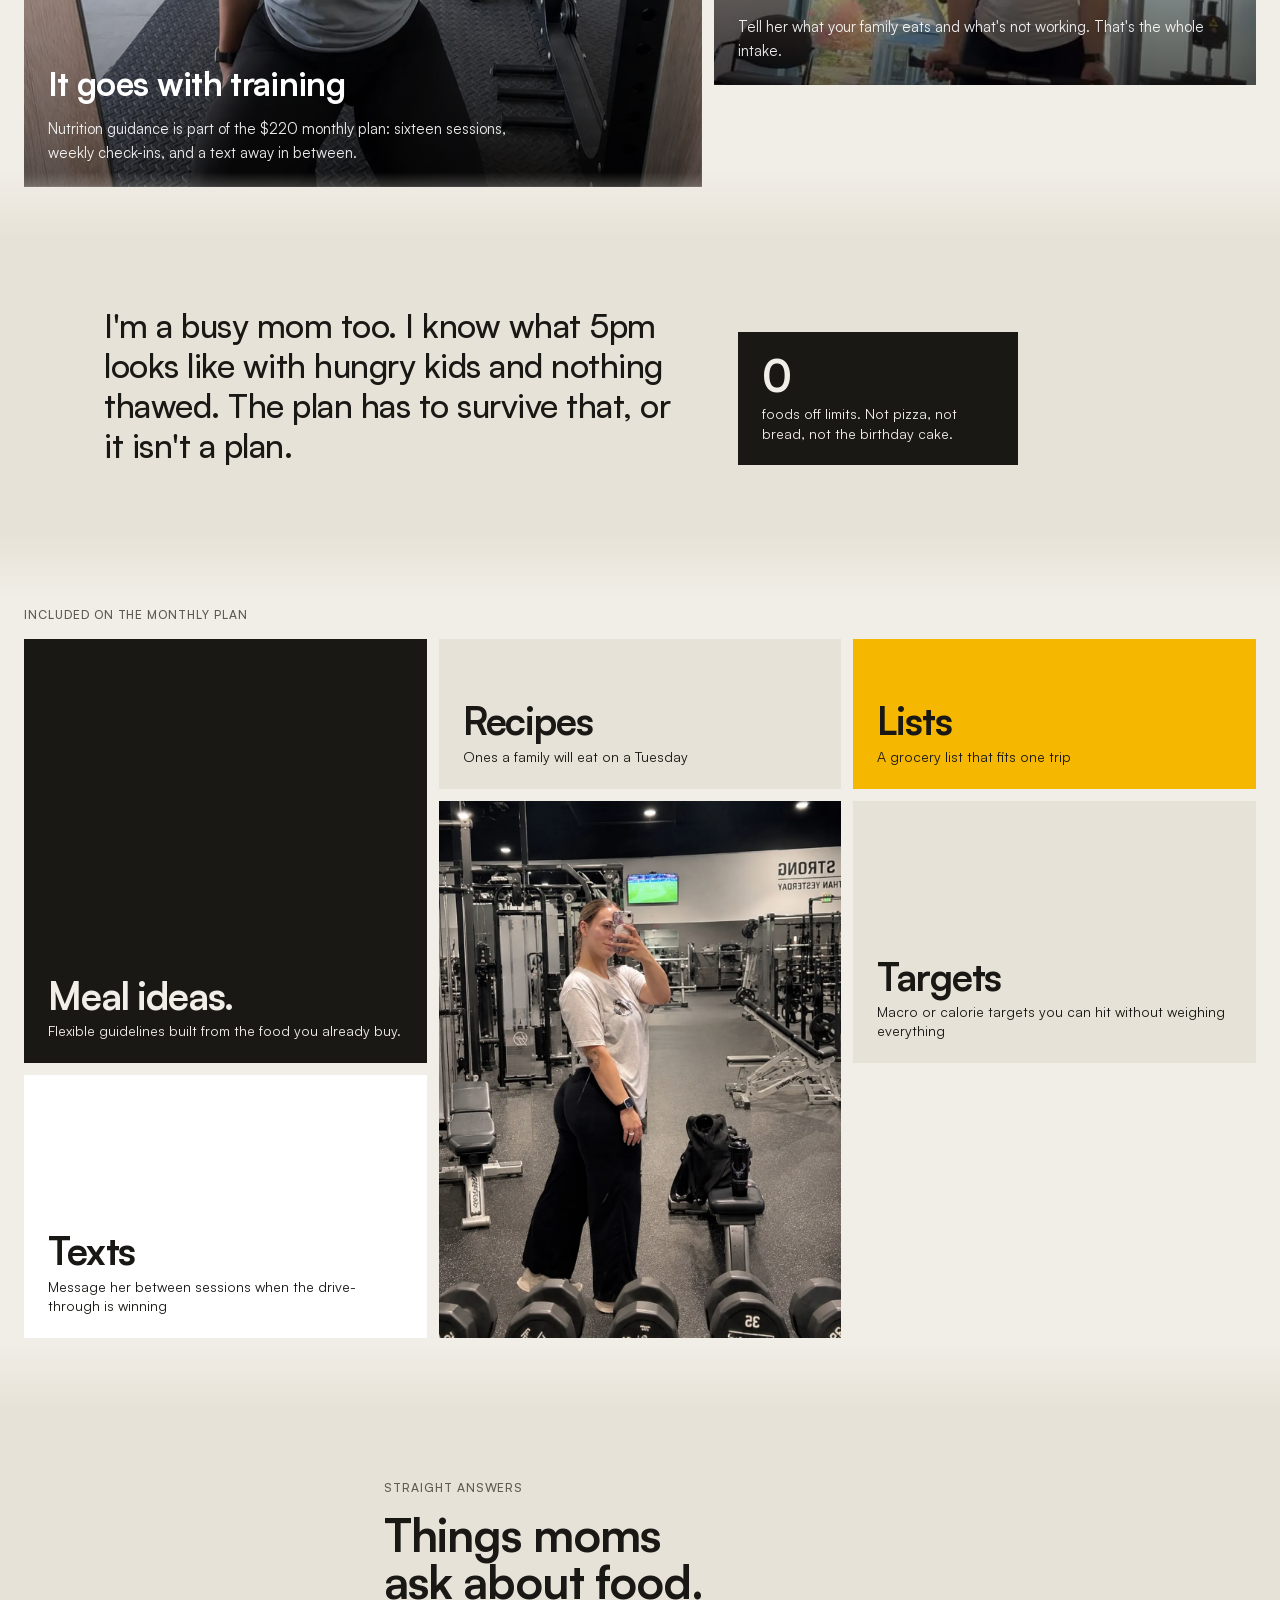
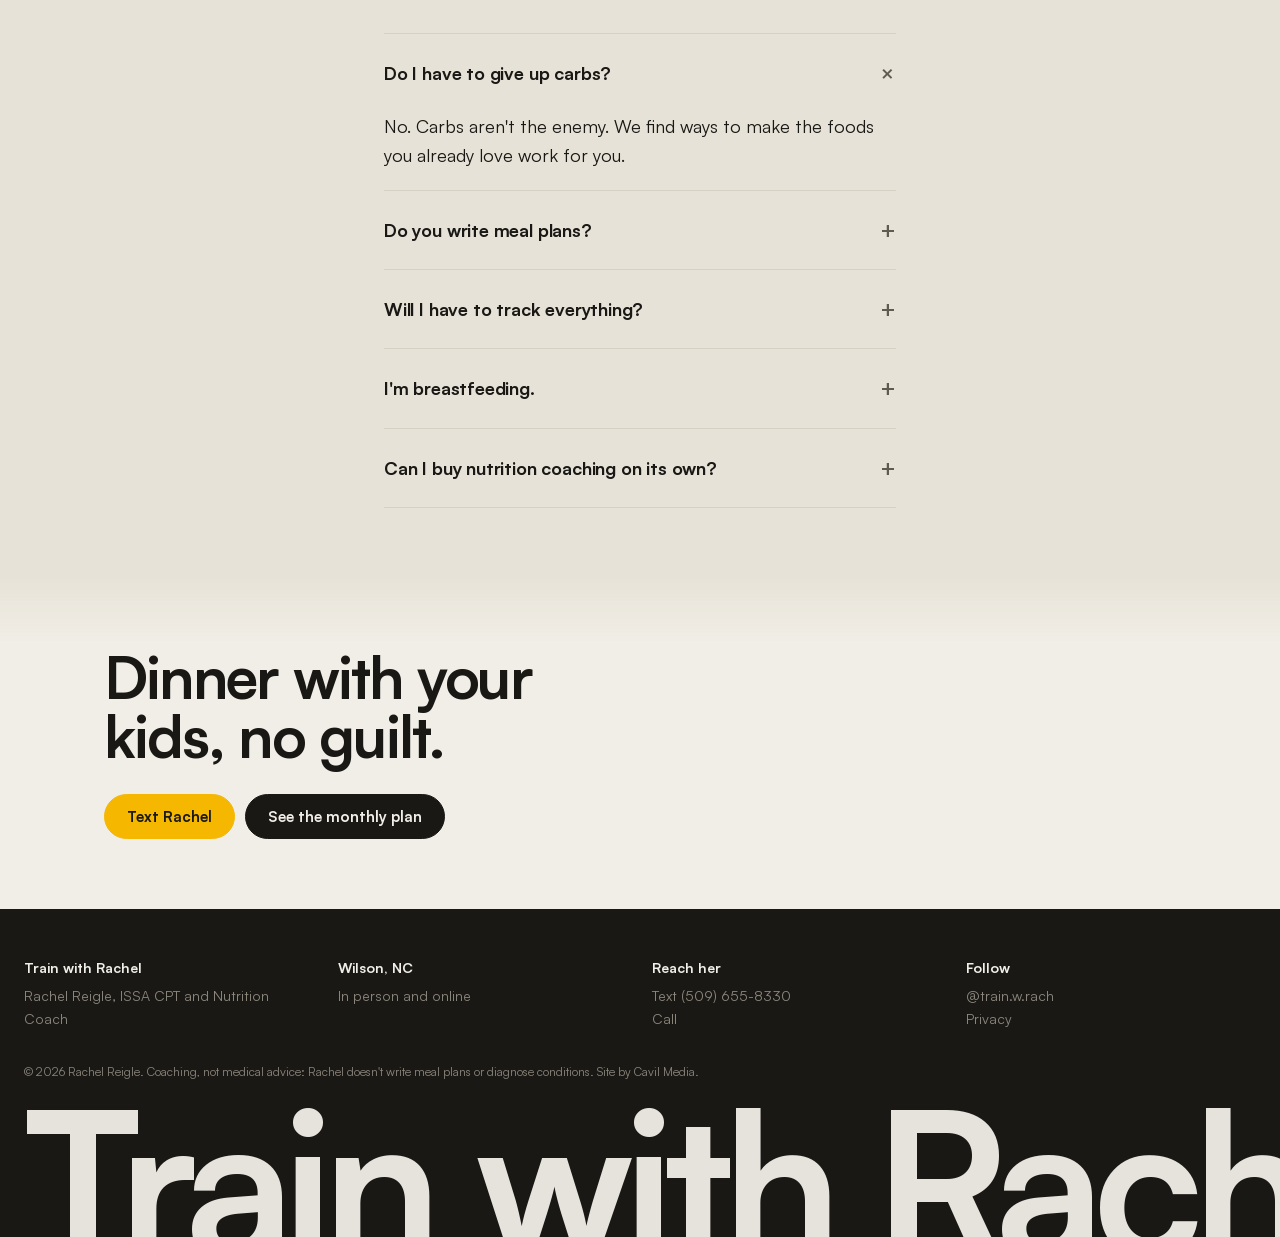
<file: nutrition.html>
<!doctype html>
<html lang="en">
<head>
<meta charset="utf-8">
<meta name="viewport" content="width=device-width, initial-scale=1, viewport-fit=cover">
<title>Nutrition · No foods off limits · Train with Rachel</title>
<meta name="description" content="Nutrition coaching for busy moms from Rachel Reigle, ISSA certified nutrition coach in Wilson, NC. Flexible meal ideas, recipes, grocery lists and macro targets. No written meal plans, no banned foods.">
<meta property="og:type" content="website">
<meta property="og:title" content="Nutrition · Train with Rachel">
<meta property="og:description" content="Carbs aren't the enemy. Flexible meal ideas, recipes and grocery lists that fit your family.">
<meta property="og:url" content="https://cavilmediapro.github.io/train-with-rachel-preview/nutrition.html">
<meta property="og:image" content="https://cavilmediapro.github.io/train-with-rachel-preview/og.jpg">
<meta property="og:image:width" content="1200"><meta property="og:image:height" content="630">
<meta name="twitter:card" content="summary_large_image">
<meta name="theme-color" content="#F1EEE7">
<link rel="icon" href="favicon.svg" type="image/svg+xml">
<link rel="preload" href="Satoshi-700.woff2" as="font" type="font/woff2" crossorigin>
<link rel="preload" href="Satoshi-400.woff2" as="font" type="font/woff2" crossorigin>
<link rel="stylesheet" href="tokens.css">
<link rel="stylesheet" href="site.css">
<script type="application/ld+json">
{"@context":"https://schema.org","@type":"Service","name":"Nutrition coaching","serviceType":"Nutrition coaching","provider":{"@type":"LocalBusiness","name":"Train with Rachel","url":"https://rachelreigle.com/","telephone":"+1-509-655-8330"},"description":"Flexible meal ideas, recipes, grocery lists and macro targets for busy moms. Included in monthly coaching."}
</script>
<meta name="robots" content="noindex, nofollow">
</head>
<body>
<div class="demo-banner" style="position:sticky;top:0;z-index:200;background:#F5B700;color:#191815;font:500 12px/1.4 Satoshi,Inter,sans-serif;padding:6px 16px;text-align:center">Design preview for Rachel Reigle by Cavil Media · not the business's official website · nothing on this page is tracked</div>

<a class="skip" href="#main">Skip to content</a>
<header class="hdr">
  <div class="in">
    <a class="wm" href="index.html">Train with Rachel</a>
    <nav aria-label="Main"><ul>
      <li><a href="train.html">Train with me</a></li>
      <li><a href="nutrition.html" aria-current="page">Nutrition</a></li>
      <li><a href="index.html#about">About</a></li>
      <li><a href="contact.html">Contact</a></li>
      <li><a class="btn sm y" href="sms:5096558330?&amp;body=Hi%20Rachel!%20I%27d%20like%20to%20set%20up%20a%20first%20session." data-label="header">Text Rachel</a></li>
    </ul></nav>
    <button class="mbtn" type="button" aria-expanded="false" aria-controls="menu">Menu</button>
  </div>
</header>
<div class="menu" id="menu" aria-label="Menu">
  <div class="top"><a class="wm" href="index.html">Train with Rachel</a><button class="mbtn" type="button" aria-expanded="false" aria-controls="menu">Close</button></div>
  <ul><li><a href="train.html">Train with me</a></li><li><a href="nutrition.html">Nutrition</a></li><li><a href="index.html#about">About Rachel</a></li><li><a href="contact.html">Contact</a></li><li><a href="https://www.instagram.com/train.w.rach/" rel="noopener">Instagram</a></li></ul>
  <div class="cta"><a class="btn y" href="sms:5096558330" data-label="menu">Text Rachel</a><a class="btn ghost" href="tel:+15096558330">Call</a></div>
</div>

<main id="main">

<!-- 07 Statement band as the opener -->
<section class="sec dark" style="padding-top:64px"><div class="wrap w-text state">
  <p class="eyebrow">Nutrition</p>
  <h1 style="font-size:clamp(2rem,5.2vw,4.5rem);letter-spacing:-.03em;line-height:.98;max-width:16ch">Carbs aren't the enemy. And you don't have to give up the foods you love.</h1>
  <p>No foods off limits. Just ways to make the ones you love work for you. Not a diet, a lifestyle you can actually keep. Included in monthly coaching.</p>
  <div class="rule"></div>
</div></section>

<!-- 09 Essay with sidebar -->
<section class="sec"><div class="wrap w-text essay">
  <div class="body prose reveal">
    <p class="eyebrow">How it works</p>
    <h2 class="h2" style="margin-bottom:20px">Eat without the guilt.</h2>
    <p>Most of my clients come to me saying the same thing: "I don't know what to do or eat." They've tried the apps, the cutting-out, the Monday restarts. Nothing stuck because it all asked them to live like someone else.</p>
    <p>So we don't do that. You tell me the foods your family actually eats, and I show you how to make them work: a few swaps, a grocery list that fits one trip, macro targets you can hit without weighing everything. You get recipes and meal ideas, not a rulebook, and you can message me between sessions when the drive-through is winning.</p>
    <p>The goal isn't a number. It's eating dinner with your kids without feeling like you ruined your progress, and having energy at 3pm.</p>
  </div>
  <aside class="side reveal d1">
    <h4>What you get</h4><ul><li>Meal ideas and flexible guidelines</li><li>Recipes</li><li>Grocery lists</li><li>Macro or calorie targets</li><li>Messaging support between sessions</li></ul>
    <h4>What I can't do</h4><ul><li>Write you a meal plan</li><li>Diagnose a condition</li><li>Coach a medical diet</li></ul>
    <small>For those, I'll refer you to a registered dietitian. Nursing an injury? See a physical therapist first.</small>
  </aside>
</div></section>

<!-- 03 Two photo panels -->
<section class="sec tight" aria-label="Where it happens"><div class="panels">
  <a class="panel unmask" href="train.html">
    <picture><source srcset="kneel.webp" type="image/webp"><img src="kneel.jpg" width="750" height="1000" alt="Rachel kneeling at a rack in her garage gym" loading="lazy"></picture>
    <div class="t"><h3>It goes with training</h3><p>Nutrition guidance is part of the $220 monthly plan: sixteen sessions, weekly check-ins, and a text away in between.</p></div>
  </a>
  <a class="panel unmask" href="contact.html">
    <picture><source srcset="s-window.webp" type="image/webp"><img src="s-window.jpg" width="480" height="640" alt="Rachel training by a bright window" loading="lazy"></picture>
    <div class="t"><h3>Start with a text</h3><p>Tell her what your family eats and what's not working. That's the whole intake.</p></div>
  </a>
</div></section>

<!-- 02 Running paragraph -->
<section class="sec band seam"><div class="wrap w-text run">
  <p class="running reveal">I'm a busy mom too. I know what 5pm looks like with hungry kids and nothing thawed. The plan has to survive that, or it isn't a plan.</p>
  <div class="tile reveal d1"><b>0</b>foods off limits. Not pizza, not bread, not the birthday cake.</div>
</div></section>

<!-- 05 Mixed proof block: what's included -->
<section class="sec"><div class="wrap w-wide">
  <p class="eyebrow reveal">Included on the monthly plan</p>
  <div class="proof">
    <div class="p1 reveal"><b>Meal ideas.</b><span>Flexible guidelines built from the food you already buy.</span></div>
    <div class="p2 reveal d1"><b>Recipes</b><span>Ones a family will eat on a Tuesday</span></div>
    <div class="p3 reveal d2"><b>Lists</b><span>A grocery list that fits one trip</span></div>
    <div class="p4 reveal d1"><picture><source srcset="selfie-2.webp" type="image/webp"><img src="selfie-2.jpg" width="750" height="1000" alt="Rachel at the gym" loading="lazy"></picture></div>
    <div class="p5 reveal d2"><b>Targets</b><span>Macro or calorie targets you can hit without weighing everything</span></div>
    <div class="p6 reveal d3"><b>Texts</b><span>Message her between sessions when the drive-through is winning</span></div>
  </div>
</div></section>

<!-- 10 Accordion -->
<section class="sec band seam" id="faq"><div class="wrap w-narrow">
  <p class="eyebrow reveal">Straight answers</p>
  <h2 class="h2 reveal" style="margin-bottom:28px">Things moms ask about food.</h2>
  <div class="acc reveal d1">
    <details open><summary>Do I have to give up carbs?</summary><p>No. Carbs aren't the enemy. We find ways to make the foods you already love work for you.</p></details>
    <details><summary>Do you write meal plans?</summary><p>No, and I'll say so plainly: I'm not a dietitian. I give you meal ideas, recipes, grocery lists and targets, and I help you make your own food work.</p></details>
    <details><summary>Will I have to track everything?</summary><p>You'll have targets, not a spreadsheet. Some moms like to log for a couple of weeks to learn portions; most don't need to after that.</p></details>
    <details><summary>I'm breastfeeding.</summary><p>Tell her when you text. Targets change, and anything medical goes to your provider or a registered dietitian first.</p></details>
    <details><summary>Can I buy nutrition coaching on its own?</summary><p>Right now it comes with the monthly training plan. Text Rachel if you only want the nutrition side and she'll tell you what she can do.</p></details>
  </div>
</div></section>

<!-- 12 Close -->
<section class="sec close"><div class="wrap w-text reveal">
  <h2>Dinner with your kids, no guilt.</h2>
  <div class="btns"><a class="btn y" href="sms:5096558330?&amp;body=Hi%20Rachel!%20I%27d%20like%20to%20talk%20about%20nutrition%20coaching." data-label="close">Text Rachel</a><a class="btn" href="train.html">See the monthly plan</a></div>
</div></section>

</main>

<footer class="dark foot">
  <div class="rows">
    <div><b>Train with Rachel</b><span>Rachel Reigle, ISSA CPT and Nutrition Coach</span></div>
    <div><b>Wilson, NC</b><span>In person and online</span></div>
    <div><b>Reach her</b><a href="sms:5096558330">Text (509) 655-8330</a><a href="tel:+15096558330">Call</a></div>
    <div><b>Follow</b><a href="https://www.instagram.com/train.w.rach/" rel="noopener">@train.w.rach</a><a href="contact.html#privacy">Privacy</a></div>
  </div>
  <p class="legal">© 2026 Rachel Reigle. Coaching, not medical advice: Rachel doesn't write meal plans or diagnose conditions. Site by Cavil Media.</p>
  <div class="wm" aria-hidden="true">Train with Rachel</div>
</footer>
<nav class="bar" aria-label="Quick actions"><a href="sms:5096558330" data-label="bar">Text</a><a href="tel:+15096558330">Call</a><a class="y" href="sms:5096558330?&amp;body=Hi%20Rachel!%20I%27d%20like%20to%20book%20a%20first%20session." data-label="bar-book">Book a session</a></nav>
<script src="site.js" defer></script>
</body>
</html>
</file>
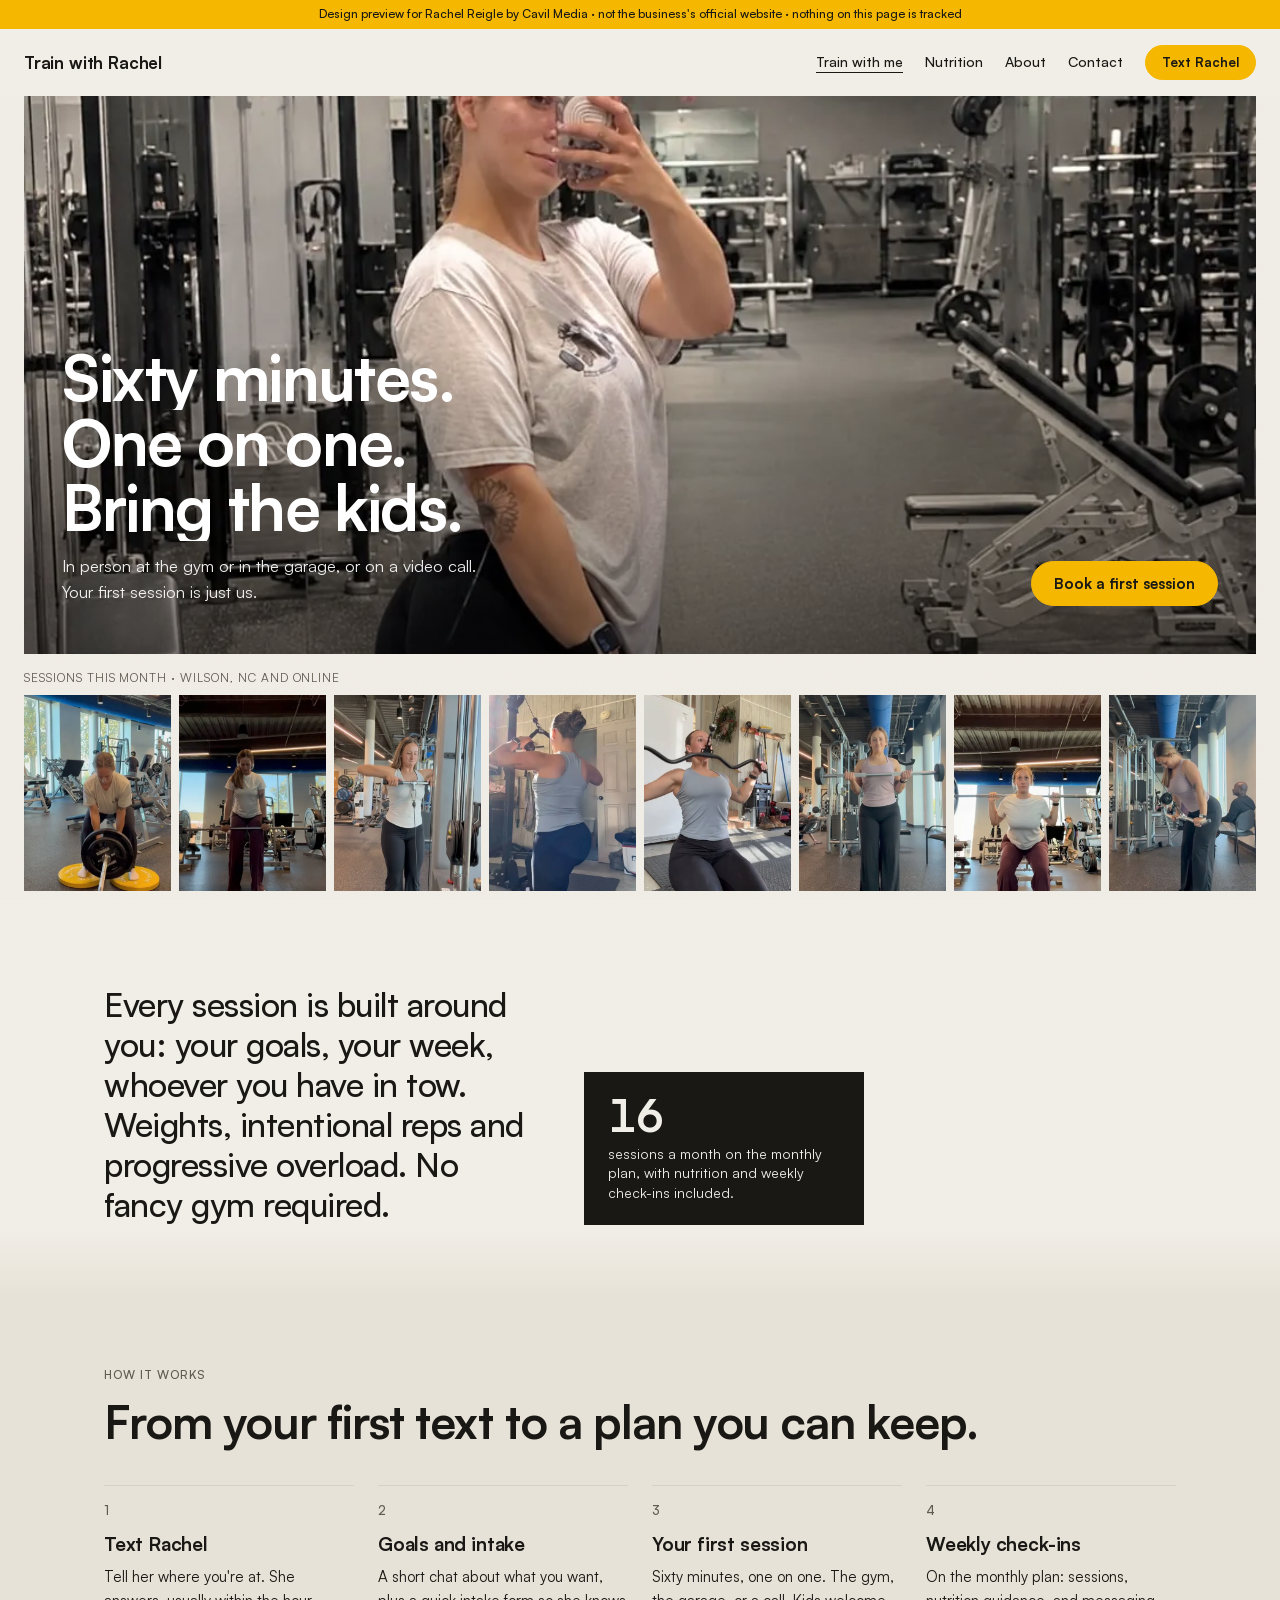
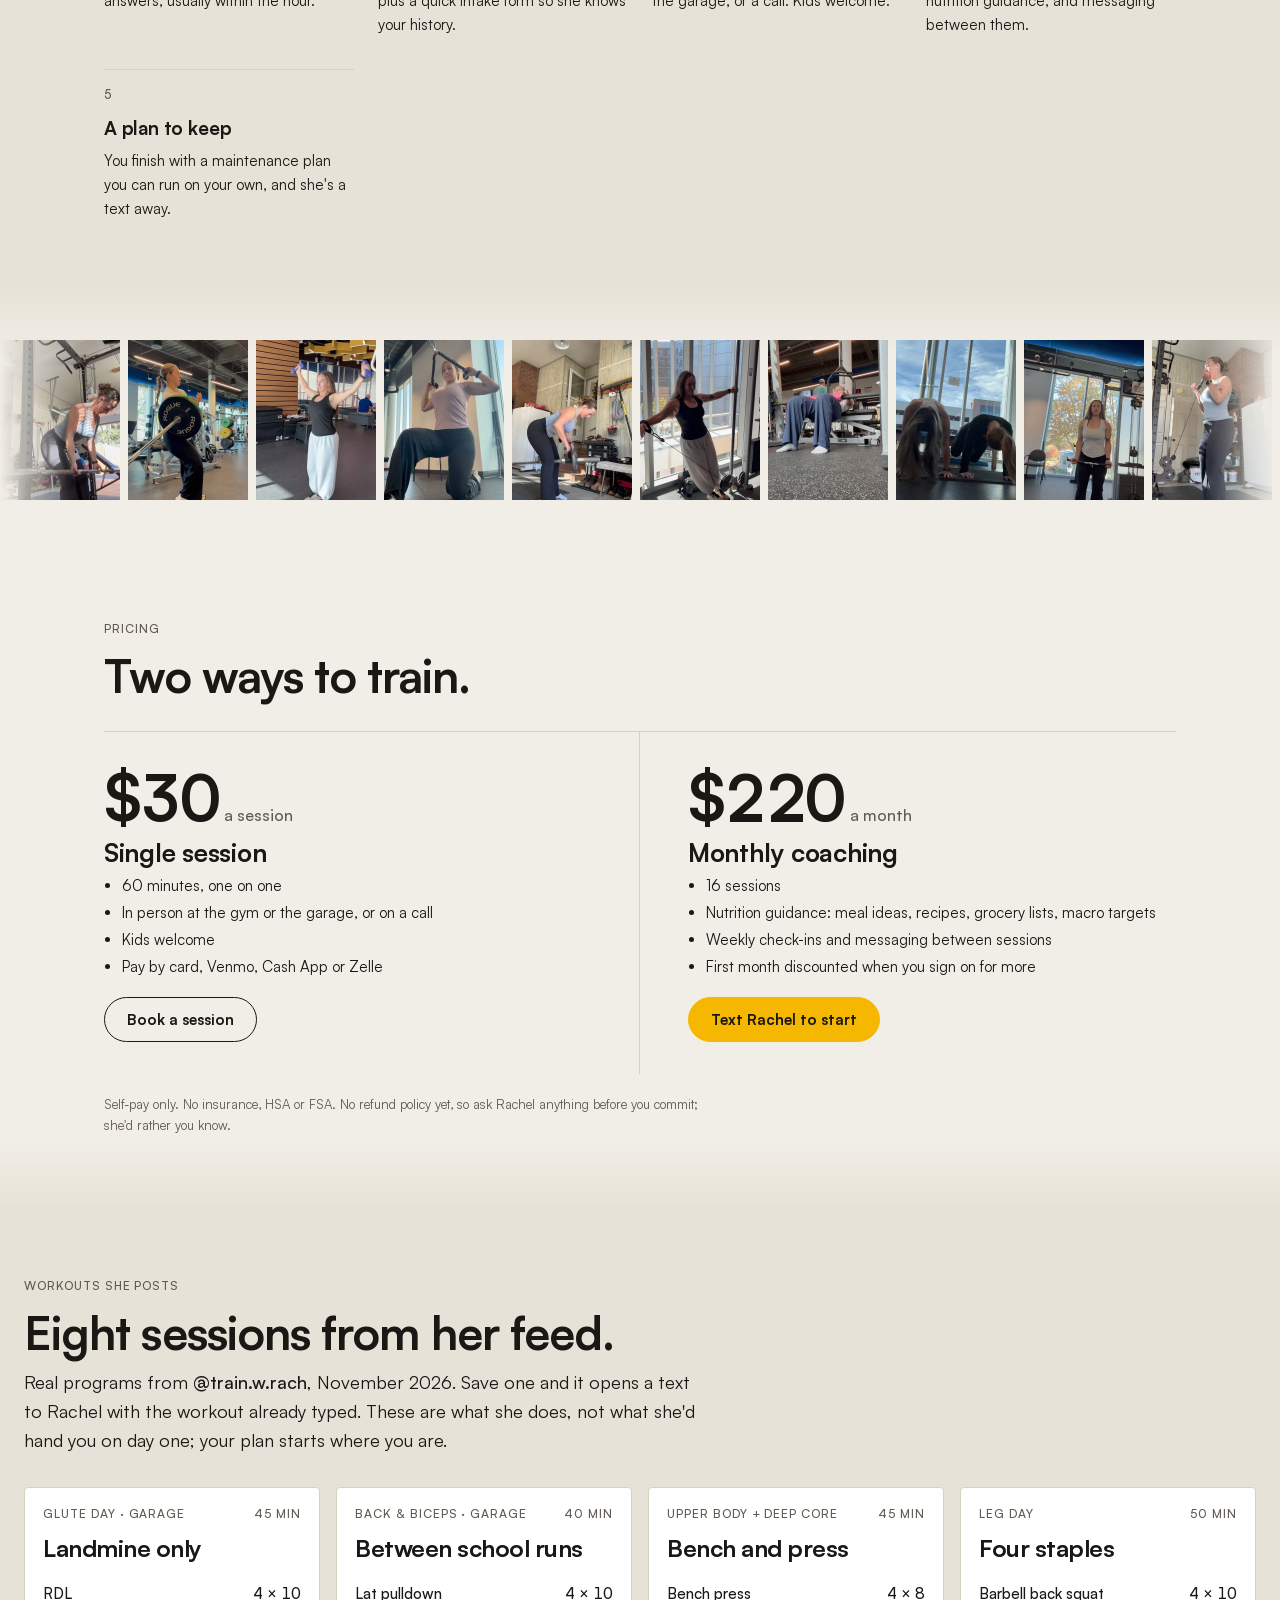
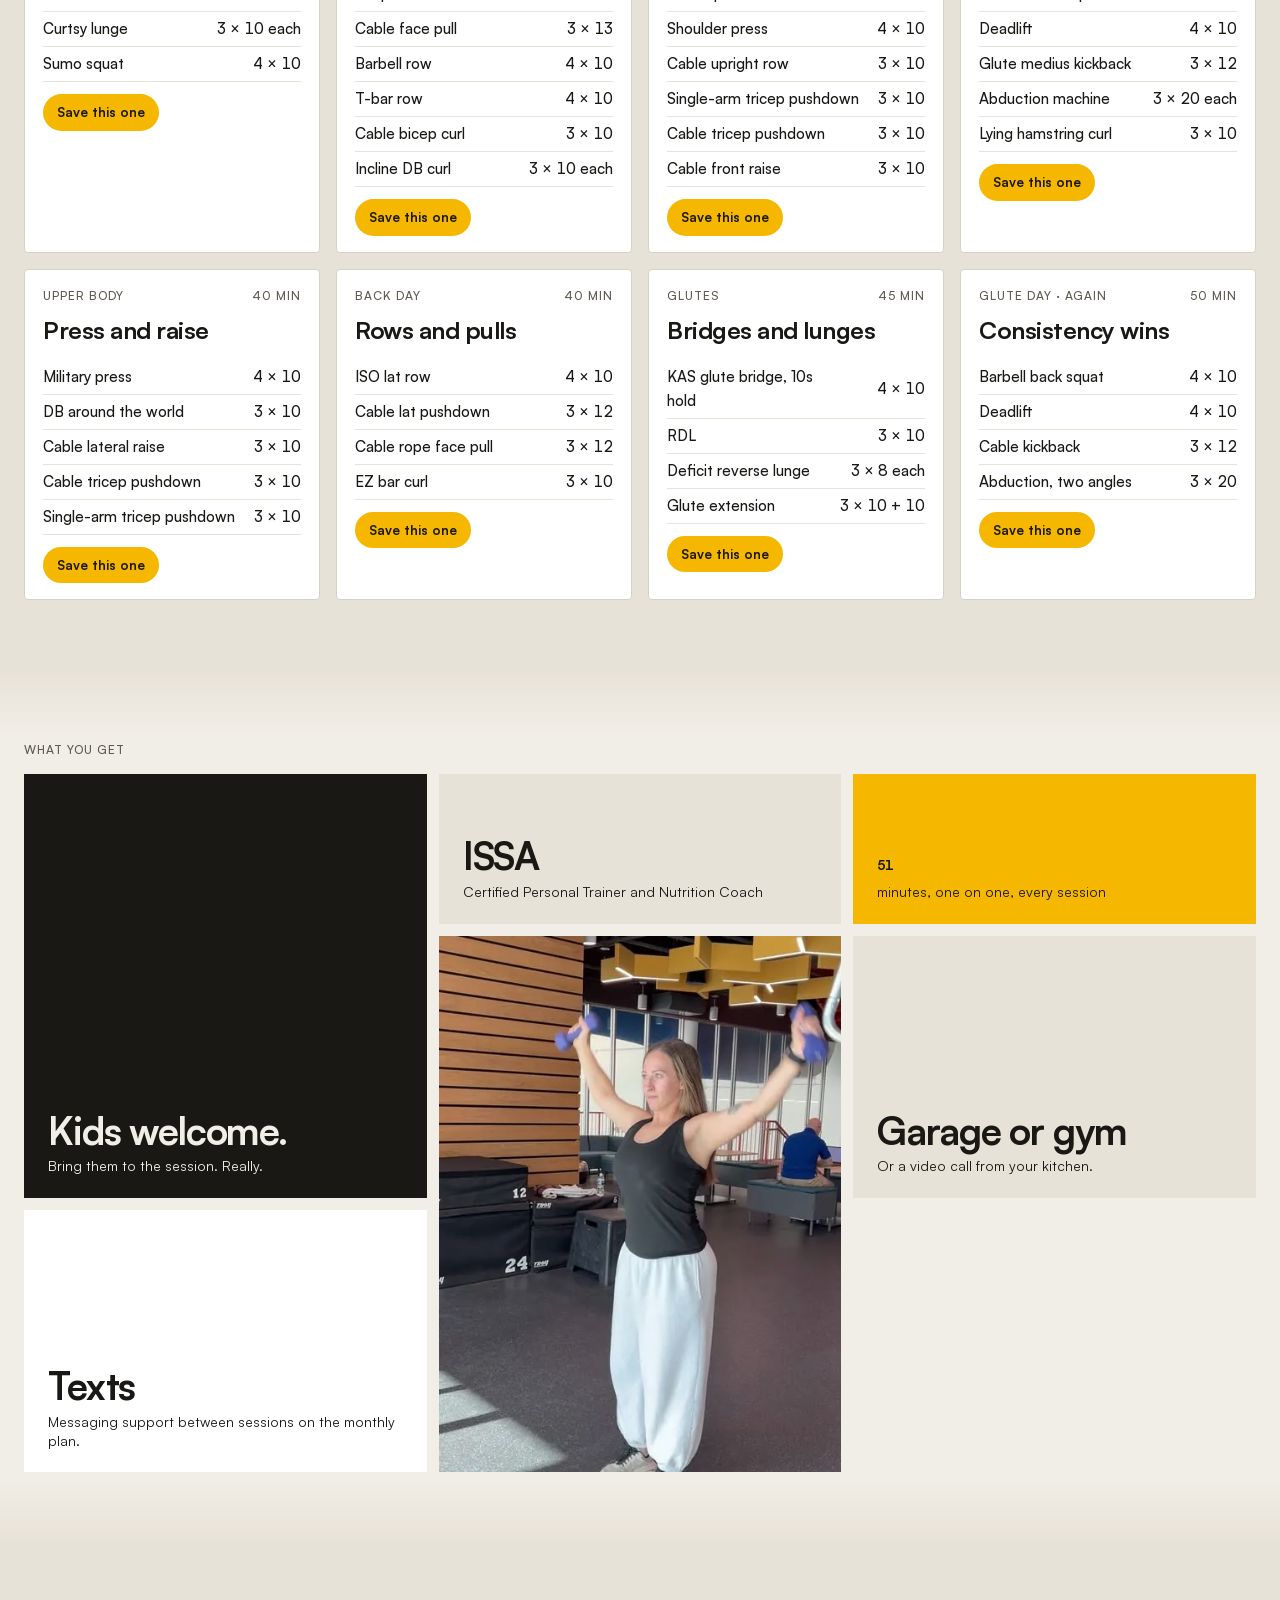
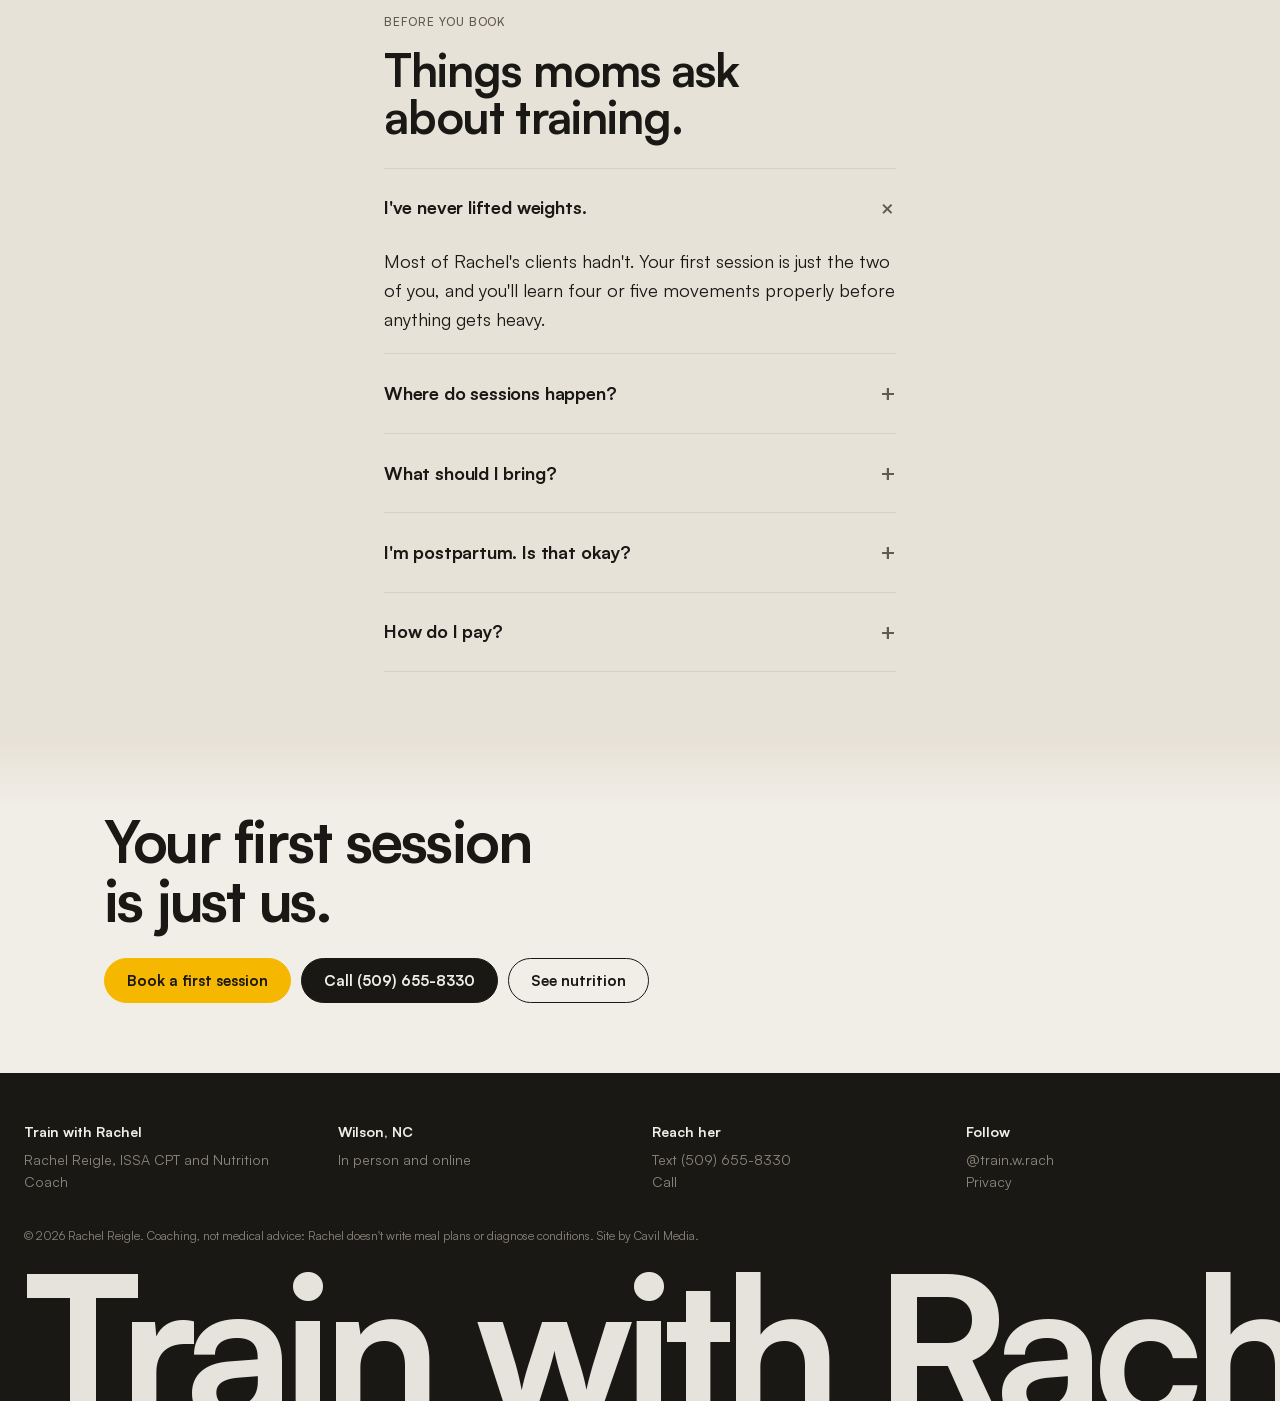
<file: train.html>
<!doctype html>
<html lang="en">
<head>
<meta charset="utf-8">
<meta name="viewport" content="width=device-width, initial-scale=1, viewport-fit=cover">
<title>Train with me · One-on-one strength sessions in Wilson, NC · Train with Rachel</title>
<meta name="description" content="Sixty-minute strength sessions with Rachel Reigle, ISSA certified trainer in Wilson, NC. In person at the gym or the garage, or online. $30 a session, $220 a month for sixteen. Kids welcome.">
<meta property="og:type" content="website">
<meta property="og:title" content="Train with me · Train with Rachel">
<meta property="og:description" content="Sixty minutes, one on one, in person or online. $30 a session. Kids welcome.">
<meta property="og:url" content="https://cavilmediapro.github.io/train-with-rachel-preview/train.html">
<meta property="og:image" content="https://cavilmediapro.github.io/train-with-rachel-preview/og.jpg">
<meta property="og:image:width" content="1200"><meta property="og:image:height" content="630">
<meta name="twitter:card" content="summary_large_image">
<meta name="theme-color" content="#F1EEE7">
<link rel="icon" href="favicon.svg" type="image/svg+xml">
<link rel="preload" href="Satoshi-700.woff2" as="font" type="font/woff2" crossorigin>
<link rel="preload" href="Satoshi-400.woff2" as="font" type="font/woff2" crossorigin>
<link rel="stylesheet" href="tokens.css">
<link rel="stylesheet" href="site.css">
<script type="application/ld+json">
{"@context":"https://schema.org","@type":"Service","name":"One-on-one strength training","serviceType":"Personal training","provider":{"@type":"LocalBusiness","name":"Train with Rachel","url":"https://rachelreigle.com/","telephone":"+1-509-655-8330","address":{"@type":"PostalAddress","addressLocality":"Wilson","addressRegion":"NC","addressCountry":"US"}},"areaServed":"Wilson, North Carolina","offers":[{"@type":"Offer","name":"Single session","price":"30","priceCurrency":"USD"},{"@type":"Offer","name":"Monthly coaching","price":"220","priceCurrency":"USD"}]}
</script>
<meta name="robots" content="noindex, nofollow">
</head>
<body>
<div class="demo-banner" style="position:sticky;top:0;z-index:200;background:#F5B700;color:#191815;font:500 12px/1.4 Satoshi,Inter,sans-serif;padding:6px 16px;text-align:center">Design preview for Rachel Reigle by Cavil Media · not the business's official website · nothing on this page is tracked</div>

<a class="skip" href="#main">Skip to content</a>
<header class="hdr">
  <div class="in">
    <a class="wm" href="index.html">Train with Rachel</a>
    <nav aria-label="Main"><ul>
      <li><a href="train.html" aria-current="page">Train with me</a></li>
      <li><a href="nutrition.html">Nutrition</a></li>
      <li><a href="index.html#about">About</a></li>
      <li><a href="contact.html">Contact</a></li>
      <li><a class="btn sm y" href="sms:5096558330?&amp;body=Hi%20Rachel!%20I%27d%20like%20to%20set%20up%20a%20first%20session." data-label="header">Text Rachel</a></li>
    </ul></nav>
    <button class="mbtn" type="button" aria-expanded="false" aria-controls="menu">Menu</button>
  </div>
</header>
<div class="menu" id="menu" aria-label="Menu">
  <div class="top"><a class="wm" href="index.html">Train with Rachel</a><button class="mbtn" type="button" aria-expanded="false" aria-controls="menu">Close</button></div>
  <ul><li><a href="train.html">Train with me</a></li><li><a href="nutrition.html">Nutrition</a></li><li><a href="index.html#about">About Rachel</a></li><li><a href="contact.html">Contact</a></li><li><a href="https://www.instagram.com/train.w.rach/" rel="noopener">Instagram</a></li></ul>
  <div class="cta"><a class="btn y" href="sms:5096558330" data-label="menu">Text Rachel</a><a class="btn ghost" href="tel:+15096558330">Call</a></div>
</div>

<main id="main">

<!-- 01 Inset photo hero (short) -->
<section class="hero short" aria-labelledby="h1">
  <div class="photo">
    <picture><source srcset="rack-side.webp" type="image/webp"><img src="rack-side.jpg" width="750" height="1000" alt="Rachel standing beside a squat rack in a commercial gym" fetchpriority="high"></picture>
    <div class="hl">
      <div>
        <h1 id="h1"><span><i>Sixty minutes.</i></span><span><i>One on one.</i></span><span><i>Bring the kids.</i></span></h1>
        <p class="sub">In person at the gym or in the garage, or on a video call. Your first session is just us.</p>
      </div>
      <a class="btn y cta" href="sms:5096558330?&amp;body=Hi%20Rachel!%20I%27d%20like%20to%20book%20a%20first%20session." data-label="hero">Book a first session</a>
    </div>
  </div>
  <p class="cap">Sessions this month · Wilson, NC and online</p>
  <div class="strip" aria-hidden="true">
    <img style="--i:0" src="s-barbell-2.webp" alt=""><img style="--i:1" src="s-lunge.webp" alt=""><img style="--i:2" src="s-shoulder.webp" alt=""><img style="--i:3" src="s-face.webp" alt=""><img style="--i:4" src="s-garage-curl.webp" alt=""><img style="--i:5" src="s-press.webp" alt=""><img style="--i:6" src="s-squat.webp" alt=""><img style="--i:7" src="s-row-2.webp" alt="">
  </div>
</section>

<!-- 02 Running paragraph -->
<section class="sec"><div class="wrap w-text run">
  <p class="running reveal">Every session is built around you: your goals, your week, whoever you have in tow. Weights, intentional reps and progressive overload. No fancy gym required.</p>
  <div class="tile reveal d1"><b>16</b>sessions a month on the monthly plan, with nutrition and weekly check-ins included.</div>
</div></section>

<!-- 09 Essay with sidebar: how it works (a true sequence, so it is numbered) -->
<section class="sec band seam" id="how"><div class="wrap w-text">
  <p class="eyebrow reveal">How it works</p>
  <h2 class="h2 reveal" style="margin-bottom:40px">From your first text to a plan you can keep.</h2>
  <div class="steps">
    <div class="reveal"><h3>Text Rachel</h3><p>Tell her where you're at. She answers, usually within the hour.</p></div>
    <div class="reveal d1"><h3>Goals and intake</h3><p>A short chat about what you want, plus a quick intake form so she knows your history.</p></div>
    <div class="reveal d2"><h3>Your first session</h3><p>Sixty minutes, one on one. The gym, the garage, or a call. Kids welcome.</p></div>
    <div class="reveal d3"><h3>Weekly check-ins</h3><p>On the monthly plan: sessions, nutrition guidance, and messaging between them.</p></div>
    <div class="reveal d3"><h3>A plan to keep</h3><p>You finish with a maintenance plan you can run on your own, and she's a text away.</p></div>
  </div>
</div></section>

<!-- stills strip (Marquee) -->
<section class="sec tight" aria-label="Recent sessions"><div class="marquee" data-speed="70"><div class="track">
  <img src="s-garage-row.webp" width="120" height="160" alt="" loading="lazy"><img src="s-barbell.webp" width="120" height="160" alt="" loading="lazy"><img src="s-dumbbells.webp" width="120" height="160" alt="" loading="lazy"><img src="s-rope.webp" width="120" height="160" alt="" loading="lazy"><img src="s-garage-bend.webp" width="120" height="160" alt="" loading="lazy"><img src="s-cable.webp" width="120" height="160" alt="" loading="lazy"><img src="s-legpress.webp" width="120" height="160" alt="" loading="lazy"><img src="s-pike.webp" width="120" height="160" alt="" loading="lazy"><img src="s-window.webp" width="120" height="160" alt="" loading="lazy"><img src="s-garage-bend-2.webp" width="120" height="160" alt="" loading="lazy">
</div></div></section>

<!-- 11 Plain pricing -->
<section class="sec" id="pricing"><div class="wrap w-text">
  <p class="eyebrow reveal">Pricing</p>
  <h2 class="h2 reveal" style="margin-bottom:32px">Two ways to train.</h2>
  <div class="price">
    <div class="reveal"><div class="n">$30<small>a session</small></div><h3 class="h3">Single session</h3><ul><li>60 minutes, one on one</li><li>In person at the gym or the garage, or on a call</li><li>Kids welcome</li><li>Pay by card, Venmo, Cash App or Zelle</li></ul><a class="btn ghost" href="sms:5096558330?&amp;body=Hi%20Rachel!%20I%27d%20like%20to%20book%20a%20single%20session." data-label="pricing-single">Book a session</a></div>
    <div class="reveal d1"><div class="n">$220<small>a month</small></div><h3 class="h3">Monthly coaching</h3><ul><li>16 sessions</li><li>Nutrition guidance: meal ideas, recipes, grocery lists, macro targets</li><li>Weekly check-ins and messaging between sessions</li><li>First month discounted when you sign on for more <!-- TODO: percentage from Rachel --></li></ul><a class="btn y" href="sms:5096558330?&amp;body=Hi%20Rachel!%20I%27m%20interested%20in%20monthly%20coaching." data-label="pricing-monthly">Text Rachel to start</a></div>
  </div>
  <p class="small muted" style="margin-top:20px;max-width:60ch">Self-pay only. No insurance, HSA or FSA. No refund policy yet, so ask Rachel anything before you commit; she'd rather you know.</p>
</div></section>

<!-- 04 Card deck, all eight as a grid -->
<section class="sec band seam" id="workouts"><div class="wrap w-wide">
  <p class="eyebrow reveal">Workouts she posts</p>
  <h2 class="h2 reveal" style="margin-bottom:12px">Eight sessions from her feed.</h2>
  <p class="reveal" style="max-width:56ch;margin-bottom:32px">Real programs from <a class="link" href="https://www.instagram.com/train.w.rach/" rel="noopener">@train.w.rach</a>, November 2026. Save one and it opens a text to Rachel with the workout already typed. These are what she does, not what she'd hand you on day one; your plan starts where you are.</p>
  <div class="cardgrid">
    <div class="cardx reveal"><div class="t"><span>Glute day · garage</span><span>45 min</span></div><h4>Landmine only</h4><table><tr><td>RDL</td><td>4 × 10</td></tr><tr><td>Curtsy lunge</td><td>3 × 10 each</td></tr><tr><td>Sumo squat</td><td>4 × 10</td></tr></table><a class="pill" href="#">Save this one</a></div>
    <div class="cardx reveal d1"><div class="t"><span>Back &amp; biceps · garage</span><span>40 min</span></div><h4>Between school runs</h4><table><tr><td>Lat pulldown</td><td>4 × 10</td></tr><tr><td>Cable face pull</td><td>3 × 13</td></tr><tr><td>Barbell row</td><td>4 × 10</td></tr><tr><td>T-bar row</td><td>4 × 10</td></tr><tr><td>Cable bicep curl</td><td>3 × 10</td></tr><tr><td>Incline DB curl</td><td>3 × 10 each</td></tr></table><a class="pill" href="#">Save this one</a></div>
    <div class="cardx reveal d2"><div class="t"><span>Upper body + deep core</span><span>45 min</span></div><h4>Bench and press</h4><table><tr><td>Bench press</td><td>4 × 8</td></tr><tr><td>Shoulder press</td><td>4 × 10</td></tr><tr><td>Cable upright row</td><td>3 × 10</td></tr><tr><td>Single-arm tricep pushdown</td><td>3 × 10</td></tr><tr><td>Cable tricep pushdown</td><td>3 × 10</td></tr><tr><td>Cable front raise</td><td>3 × 10</td></tr></table><a class="pill" href="#">Save this one</a></div>
    <div class="cardx reveal"><div class="t"><span>Leg day</span><span>50 min</span></div><h4>Four staples</h4><table><tr><td>Barbell back squat</td><td>4 × 10</td></tr><tr><td>Deadlift</td><td>4 × 10</td></tr><tr><td>Glute medius kickback</td><td>3 × 12</td></tr><tr><td>Abduction machine</td><td>3 × 20 each</td></tr><tr><td>Lying hamstring curl</td><td>3 × 10</td></tr></table><a class="pill" href="#">Save this one</a></div>
    <div class="cardx reveal d1"><div class="t"><span>Upper body</span><span>40 min</span></div><h4>Press and raise</h4><table><tr><td>Military press</td><td>4 × 10</td></tr><tr><td>DB around the world</td><td>3 × 10</td></tr><tr><td>Cable lateral raise</td><td>3 × 10</td></tr><tr><td>Cable tricep pushdown</td><td>3 × 10</td></tr><tr><td>Single-arm tricep pushdown</td><td>3 × 10</td></tr></table><a class="pill" href="#">Save this one</a></div>
    <div class="cardx reveal d2"><div class="t"><span>Back day</span><span>40 min</span></div><h4>Rows and pulls</h4><table><tr><td>ISO lat row</td><td>4 × 10</td></tr><tr><td>Cable lat pushdown</td><td>3 × 12</td></tr><tr><td>Cable rope face pull</td><td>3 × 12</td></tr><tr><td>EZ bar curl</td><td>3 × 10</td></tr></table><a class="pill" href="#">Save this one</a></div>
    <div class="cardx reveal"><div class="t"><span>Glutes</span><span>45 min</span></div><h4>Bridges and lunges</h4><table><tr><td>KAS glute bridge, 10s hold</td><td>4 × 10</td></tr><tr><td>RDL</td><td>3 × 10</td></tr><tr><td>Deficit reverse lunge</td><td>3 × 8 each</td></tr><tr><td>Glute extension</td><td>3 × 10 + 10</td></tr></table><a class="pill" href="#">Save this one</a></div>
    <div class="cardx reveal d1"><div class="t"><span>Glute day · again</span><span>50 min</span></div><h4>Consistency wins</h4><table><tr><td>Barbell back squat</td><td>4 × 10</td></tr><tr><td>Deadlift</td><td>4 × 10</td></tr><tr><td>Cable kickback</td><td>3 × 12</td></tr><tr><td>Abduction, two angles</td><td>3 × 20</td></tr></table><a class="pill" href="#">Save this one</a></div>
  </div>
</div></section>

<!-- 05 Mixed proof block -->
<section class="sec"><div class="wrap w-wide">
  <p class="eyebrow reveal">What you get</p>
  <div class="proof">
    <div class="p1 reveal"><b>Kids welcome.</b><span>Bring them to the session. Really.</span></div>
    <div class="p2 reveal d1"><b>ISSA</b><span>Certified Personal Trainer and Nutrition Coach</span></div>
    <div class="p3 reveal d2"><b><span class="ticker" data-to="60">60</span></b><span>minutes, one on one, every session</span></div>
    <div class="p4 reveal d1"><picture><source srcset="s-dumbbells.webp" type="image/webp"><img src="s-dumbbells.jpg" width="480" height="640" alt="Rachel raising dumbbells in a gym" loading="lazy"></picture></div>
    <div class="p5 reveal d2"><b>Garage or gym</b><span>Or a video call from your kitchen.</span></div>
    <div class="p6 reveal d3"><b>Texts</b><span>Messaging support between sessions on the monthly plan.</span></div>
  </div>
</div></section>

<!-- 10 Accordion -->
<section class="sec band seam" id="faq"><div class="wrap w-narrow">
  <p class="eyebrow reveal">Before you book</p>
  <h2 class="h2 reveal" style="margin-bottom:28px">Things moms ask about training.</h2>
  <div class="acc reveal d1">
    <details open><summary>I've never lifted weights.</summary><p>Most of Rachel's clients hadn't. Your first session is just the two of you, and you'll learn four or five movements properly before anything gets heavy.</p></details>
    <details><summary>Where do sessions happen?</summary><p>In person at a gym or partner location in Wilson, NC, in her garage gym, or on a video call. Say which you'd prefer when you text.</p></details>
    <details><summary>What should I bring?</summary><p>Shoes you can move in, water, and the kids if you need to. That's it.</p></details>
    <details><summary>I'm postpartum. Is that okay?</summary><p>Yes, and tell her when you text. If you're nursing an injury or need a medical diet, she'll refer you to a physical therapist or a dietitian first.</p></details>
    <details><summary>How do I pay?</summary><p>Card, Stripe, Square, PayPal, Venmo, Cash App or Zelle. Self-pay only.</p></details>
  </div>
</div></section>

<!-- 12 Close -->
<section class="sec close"><div class="wrap w-text reveal">
  <h2>Your first session is just us.</h2>
  <div class="btns"><a class="btn y" href="sms:5096558330?&amp;body=Hi%20Rachel!%20I%27d%20like%20to%20book%20a%20first%20session." data-label="close">Book a first session</a><a class="btn" href="tel:+15096558330">Call (509) 655-8330</a><a class="btn ghost" href="nutrition.html">See nutrition</a></div>
</div></section>

</main>

<footer class="dark foot">
  <div class="rows">
    <div><b>Train with Rachel</b><span>Rachel Reigle, ISSA CPT and Nutrition Coach</span></div>
    <div><b>Wilson, NC</b><span>In person and online</span></div>
    <div><b>Reach her</b><a href="sms:5096558330">Text (509) 655-8330</a><a href="tel:+15096558330">Call</a></div>
    <div><b>Follow</b><a href="https://www.instagram.com/train.w.rach/" rel="noopener">@train.w.rach</a><a href="contact.html#privacy">Privacy</a></div>
  </div>
  <p class="legal">© 2026 Rachel Reigle. Coaching, not medical advice: Rachel doesn't write meal plans or diagnose conditions. Site by Cavil Media.</p>
  <div class="wm" aria-hidden="true">Train with Rachel</div>
</footer>
<nav class="bar" aria-label="Quick actions"><a href="sms:5096558330" data-label="bar">Text</a><a href="tel:+15096558330">Call</a><a class="y" href="sms:5096558330?&amp;body=Hi%20Rachel!%20I%27d%20like%20to%20book%20a%20first%20session." data-label="bar-book">Book a session</a></nav>
<script src="site.js" defer></script>
</body>
</html>
</file>
<file: tokens.css>
/* Generated from tokens.json. Do not edit by hand. */
:root {
  --chalk: #F1EEE7;
  --chalk-2: #E7E2D7;
  --white: #FFFFFF;
  --iron: #191815;
  --iron-2: #2B2A25;
  --plate: #8C877C;
  --plate-ink: #605B51;
  --line: #D6D1C5;
  --yellow: #F5B700;
  --yellow-ink: #7A5A00;
  --success: #2F7A4B;
  --warning: #9A5B00;
  --danger: #B3261E;
  --background: var(--chalk);
  --foreground: var(--iron);
  --card: var(--white);
  --card-foreground: var(--iron);
  --popover: var(--white);
  --popover-foreground: var(--iron);
  --primary: var(--iron);
  --primary-foreground: var(--chalk);
  --secondary: var(--chalk-2);
  --secondary-foreground: var(--iron);
  --muted: var(--chalk-2);
  --muted-foreground: var(--plate-ink);
  --accent: var(--yellow);
  --accent-foreground: var(--iron);
  --destructive: var(--danger);
  --destructive-foreground: var(--white);
  --border: var(--line);
  --input: var(--line);
  --ring: var(--yellow-ink);
  --font-sans: Satoshi, Inter, system-ui, -apple-system, 'Segoe UI', sans-serif;
  --text-display: clamp(2.375rem, 5vw, 4.5rem); --weight-display: 700; --tracking-display: -0.025em; --leading-display: 0.98;
  --text-h2: clamp(1.875rem, 3.6vw, 3.25rem); --weight-h2: 700; --tracking-h2: -0.02em; --leading-h2: 1.02;
  --text-h3: clamp(1.375rem, 2vw, 1.75rem); --weight-h3: 700; --tracking-h3: -0.01em; --leading-h3: 1.1;
  --text-running: clamp(1.375rem, 2.6vw, 2.5rem); --weight-running: 500; --tracking-running: -0.015em; --leading-running: 1.2;
  --text-body: clamp(1rem, 0.95rem + 0.25vw, 1.125rem); --weight-body: 400; --tracking-body: 0; --leading-body: 1.6;
  --text-small: 0.8125rem; --weight-small: 400; --tracking-small: 0; --leading-small: 1.5;
  --text-eyebrow: 0.75rem; --weight-eyebrow: 500; --tracking-eyebrow: 0.08em; --leading-eyebrow: 1.2;
  --text-card: 0.9375rem; --weight-card: 500; --tracking-card: 0; --leading-card: 1.4;
  --space-unit: 4px;
  --space-section-desktop: 140px;
  --space-section-phone: 96px;
  --space-gutter: 24px;
  --space-gutter-phone: 16px;
  --container-bleed: 100%;
  --container-inset: calc(100% - 48px);
  --container-wide: 1280px;
  --container-text: 1120px;
  --container-prose: 720px;
  --container-narrow: 560px;
  --ease-out: cubic-bezier(0.2, 0.8, 0.2, 1);
  --ease-in-out: cubic-bezier(0.65, 0, 0.35, 1);
  --dur-hover: 160ms;
  --dur-ui: 280ms;
  --dur-reveal: 600ms;
  --dur-headline: 900ms;
  --dur-dock: 1300ms;
  --stagger: 90ms;
  --dist-reveal: 24px;
  --radius-input: 4px; --radius-pill: 999px;
  --z-grain: 1; --z-content: 2; --z-nav: 50; --z-bar: 60; --z-menu: 70;
}
</file>
<file: site.css>
/* Train with Rachel — site styles. Built from tokens.css; archetypes approved 22 Nov 2026. */
@font-face{font-family:'Satoshi';font-weight:400;font-style:normal;font-display:swap;src:url(Satoshi-400.woff2) format('woff2')}
@font-face{font-family:'Satoshi';font-weight:500;font-style:normal;font-display:swap;src:url(Satoshi-500.woff2) format('woff2')}
@font-face{font-family:'Satoshi';font-weight:700;font-style:normal;font-display:swap;src:url(Satoshi-700.woff2) format('woff2')}
@view-transition{navigation:auto}
*{box-sizing:border-box}
html{color-scheme:light;scroll-behavior:smooth;-webkit-text-size-adjust:100%}
body{margin:0;background:var(--chalk);color:var(--iron);font-family:var(--font-sans);font-size:var(--text-body);line-height:var(--leading-body);-webkit-font-smoothing:antialiased;position:relative;overflow-x:hidden}
body::after{content:"";position:fixed;inset:0;pointer-events:none;z-index:var(--z-grain);opacity:.045;background-image:url("data:image/svg+xml,%3Csvg xmlns='http://www.w3.org/2000/svg' width='160' height='160'%3E%3Cfilter id='n'%3E%3CfeTurbulence type='fractalNoise' baseFrequency='.9' numOctaves='2' stitchTiles='stitch'/%3E%3C/filter%3E%3Crect width='100%25' height='100%25' filter='url(%23n)'/%3E%3C/svg%3E")}
img{max-width:100%;display:block;height:auto}
h1,h2,h3,h4{text-wrap:balance;margin:0;font-weight:700}
p{margin:0}
a{color:inherit}
:focus-visible{outline:2px solid var(--yellow-ink);outline-offset:3px}
.sr{position:absolute;width:1px;height:1px;overflow:hidden;clip:rect(0 0 0 0);white-space:nowrap}
.skip{position:absolute;left:16px;top:-60px;background:var(--iron);color:var(--chalk);padding:10px 14px;z-index:100;border-radius:var(--radius-pill);font-weight:700;text-decoration:none}
.skip:focus{top:12px}

/* type */
.eyebrow{font-size:var(--text-eyebrow);font-weight:500;letter-spacing:.08em;text-transform:uppercase;color:var(--plate-ink);margin:0 0 14px}
.h2{font-size:var(--text-h2);letter-spacing:var(--tracking-h2);line-height:var(--leading-h2)}
.h3{font-size:var(--text-h3);letter-spacing:var(--tracking-h3);line-height:var(--leading-h3)}
.running{font-size:var(--text-running);font-weight:500;letter-spacing:var(--tracking-running);line-height:var(--leading-running);max-width:24ch}
.small{font-size:var(--text-small)}
.muted{color:var(--plate-ink)}
.prose p{margin:0 0 18px;max-width:62ch}
.prose p:last-child{margin-bottom:0}

/* buttons, links */
.btn{display:inline-flex;align-items:center;justify-content:center;gap:8px;font-weight:700;font-size:15px;line-height:1;padding:14px 22px;border-radius:var(--radius-pill);border:1.5px solid var(--iron);background:var(--iron);color:var(--chalk);text-decoration:none;cursor:pointer;font-family:inherit;transition:background var(--dur-hover) var(--ease-out),color var(--dur-hover) var(--ease-out),border-color var(--dur-hover) var(--ease-out),transform var(--dur-hover) var(--ease-out)}
.btn:hover{background:var(--iron-2)}
.btn:active{transform:scale(.98)}
.btn.y{background:var(--yellow);border-color:var(--yellow);color:var(--iron)}
.btn.y:hover{background:#ffc524;border-color:#ffc524}
.btn.ghost{background:transparent;color:var(--iron)}
.btn.ghost:hover{background:var(--chalk-2)}
.btn.light{background:var(--chalk);border-color:var(--chalk);color:var(--iron)}
.btn.light:hover{background:#fff;border-color:#fff}
.btn.sm{font-size:13px;padding:10px 16px}
.link{color:inherit;text-decoration:none;font-weight:500;background:linear-gradient(currentColor,currentColor) no-repeat 0 100%/0 1.5px;transition:background-size var(--dur-hover) var(--ease-out);padding-bottom:2px}
.link:hover{background-size:100% 1.5px}
.prose a:not(.btn){color:var(--yellow-ink);text-decoration:underline;text-underline-offset:3px}

/* layout */
.wrap{padding-left:max(var(--space-gutter),env(safe-area-inset-left,0px));padding-right:max(var(--space-gutter),env(safe-area-inset-right,0px));margin:0 auto}
.w-wide{max-width:var(--container-wide)}.w-text{max-width:var(--container-text)}.w-prose{max-width:var(--container-prose)}.w-narrow{max-width:var(--container-narrow)}
/* sections carry half the rhythm each side, so content sits 140px apart on desktop and 96px on phones */
.sec{position:relative;padding-block:calc(var(--space-section-desktop)/2)}
.sec.tight{padding-block:calc(var(--space-section-desktop)*.35)}
.band{background:var(--chalk-2)}
.band.seam::before{content:"";position:absolute;left:0;right:0;top:-64px;height:64px;background:var(--chalk-2);-webkit-mask-image:linear-gradient(to top,#000,transparent);mask-image:linear-gradient(to top,#000,transparent);pointer-events:none}
.band.seam::after{content:"";position:absolute;left:0;right:0;bottom:-64px;height:64px;background:var(--chalk-2);-webkit-mask-image:linear-gradient(to bottom,#000,transparent);mask-image:linear-gradient(to bottom,#000,transparent);pointer-events:none}
.dark{background:var(--iron);color:var(--chalk)}
.dark .eyebrow,.dark .muted{color:var(--plate)}
main{position:relative;z-index:var(--z-content)}
@media (max-width:760px){:root{--space-gutter:16px;--space-section-desktop:96px}.band.seam::before{top:-44px;height:44px}.band.seam::after{bottom:-44px;height:44px}}

/* reveal */
.reveal{opacity:0;transform:translateY(var(--dist-reveal));transition:opacity var(--dur-reveal) var(--ease-out),transform var(--dur-reveal) var(--ease-out)}
.reveal.in{opacity:1;transform:none}
.reveal.d1{transition-delay:var(--stagger)}.reveal.d2{transition-delay:calc(var(--stagger)*2)}.reveal.d3{transition-delay:calc(var(--stagger)*3)}
.unmask{clip-path:inset(0 100% 0 0);transition:clip-path var(--dur-headline) var(--ease-out)}
.unmask.in{clip-path:inset(0 0 0 0)}

/* header */
.hdr{position:sticky;top:0;z-index:var(--z-nav);background:var(--chalk);transition:transform var(--dur-ui) var(--ease-in-out)}
.hdr.hide{transform:translateY(-100%)}
.hdr .in{display:flex;justify-content:space-between;align-items:center;padding:16px var(--space-gutter);max-width:1440px;margin:0 auto}
.hdr .wm{font-weight:700;font-size:17px;letter-spacing:-.01em;text-decoration:none;color:var(--iron)}
.hdr nav ul{display:flex;gap:22px;list-style:none;margin:0;padding:0;font-size:14px;font-weight:500;align-items:center}
.hdr nav a{text-decoration:none;color:var(--iron);padding-bottom:3px;background:linear-gradient(var(--iron),var(--iron)) no-repeat 0 100%/0 1.5px;transition:background-size var(--dur-hover) var(--ease-out)}
.hdr nav a:hover,.hdr nav a[aria-current="page"]{background-size:100% 1.5px}
.hdr .mbtn,.menu .mbtn{display:none;font:inherit;font-size:13px;font-weight:700;line-height:1;padding:11px 0;width:72px;justify-content:center;border:1.5px solid var(--iron);background:transparent;border-radius:var(--radius-pill);cursor:pointer;color:var(--iron)}
.hdr .wm,.menu .top .wm{display:inline-block;line-height:1.6}
.menu{display:none}
@media (max-width:760px){
  .hdr nav{display:none}.hdr .mbtn{display:inline-flex}
  .menu{display:block;position:fixed;inset:0;z-index:var(--z-menu);background:var(--chalk);transform:translateY(-100%);transition:transform var(--dur-ui) var(--ease-in-out);padding:0 var(--space-gutter) 24px}
  .menu.open{transform:none}
  .menu .top{display:flex;justify-content:space-between;align-items:center;padding:16px 0}
  .menu .top .wm{font-weight:700;font-size:17px;letter-spacing:-.01em;text-decoration:none;color:var(--iron)}
  .menu .top .mbtn{display:inline-flex}
  .menu ul{list-style:none;margin:24px 0 0;padding:0}
  .menu li{opacity:0;transform:translateY(8px);transition:opacity .3s var(--ease-out),transform .3s var(--ease-out)}
  .menu.open li{opacity:1;transform:none}.menu.open li:nth-child(2){transition-delay:.06s}.menu.open li:nth-child(3){transition-delay:.12s}.menu.open li:nth-child(4){transition-delay:.18s}.menu.open li:nth-child(5){transition-delay:.24s}
  .menu ul a{display:block;font-size:30px;font-weight:700;letter-spacing:-.02em;padding:12px 0;text-decoration:none;color:var(--iron);border-bottom:1px solid var(--line)}
  .menu .cta{margin-top:24px;display:flex;gap:8px}
  body.menu-open{overflow:hidden}
}

/* phone bar */
.bar{display:none}
@media (max-width:760px){
  .bar{display:grid;position:fixed;left:0;right:0;bottom:0;z-index:var(--z-bar);grid-template-columns:1fr 1fr 1.4fr;gap:6px;padding:8px max(10px,env(safe-area-inset-right,0px)) calc(8px + env(safe-area-inset-bottom,0px)) max(10px,env(safe-area-inset-left,0px));background:var(--iron);color:var(--chalk)}
  .bar a{display:block;text-align:center;font-size:14px;font-weight:700;padding:12px 8px;border-radius:var(--radius-pill);color:var(--chalk);text-decoration:none;border:1px solid var(--plate)}
  .bar a.y{background:var(--yellow);color:var(--iron);border-color:var(--yellow)}
  body{padding-bottom:72px}
}

/* 01 hero */
.hero{padding:0 0 var(--space-gutter);position:relative}
.hero .photo{position:relative;margin:0 var(--space-gutter);height:min(78vh,760px);overflow:hidden;background:#333}
.hero.short .photo{height:min(62vh,560px)}
.hero .photo img{width:100%;height:100%;object-fit:cover;object-position:50% 35%;filter:saturate(.92)}
.hero .photo::after{content:"";position:absolute;inset:0;background:linear-gradient(180deg,rgba(0,0,0,0) 45%,rgba(0,0,0,.55) 100%)}
.hero .hl{position:absolute;left:clamp(16px,3vw,40px);bottom:clamp(20px,4vw,48px);right:clamp(16px,3vw,40px);z-index:3;color:#fff;display:flex;justify-content:space-between;align-items:flex-end;gap:24px;flex-wrap:wrap}
.hero h1{font-size:var(--text-display);line-height:var(--leading-display);letter-spacing:var(--tracking-display)}
.hero h1 span{display:block;overflow:hidden;padding-bottom:.04em}
.hero h1 span i{display:block;font-style:normal;transform:translateY(110%);animation:rise var(--dur-headline) var(--ease-out) forwards}
.hero h1 span:nth-child(2) i{animation-delay:var(--stagger)}.hero h1 span:nth-child(3) i{animation-delay:calc(var(--stagger)*2)}
.hero .sub{font-size:clamp(1rem,1.3vw,1.125rem);max-width:40ch;margin-top:12px;opacity:0;animation:fade .6s .5s forwards;color:rgba(255,255,255,.92)}
.hero .cta{opacity:0;animation:fade .6s .9s forwards}
.hero .cap{margin:14px var(--space-gutter) 8px;font-size:var(--text-eyebrow);letter-spacing:.08em;text-transform:uppercase;color:var(--plate-ink);opacity:0;animation:fade .5s 1.4s forwards}
.hero .strip{margin:0 var(--space-gutter);display:grid;grid-template-columns:repeat(8,1fr);gap:8px}
.hero .strip img{aspect-ratio:3/4;object-fit:cover;width:100%;opacity:0;animation:dock var(--dur-dock) var(--ease-out) forwards;animation-delay:calc(.35s + var(--i)*var(--stagger));filter:saturate(.92)}
.hero .strip img:nth-child(odd){--sx:-40vw;--sy:-30vh}.hero .strip img:nth-child(even){--sx:40vw;--sy:-20vh}.hero .strip img:nth-child(3n){--sx:0;--sy:-60vh}
@media (max-width:760px){.hero .strip{grid-template-columns:repeat(4,1fr)}.hero .strip img:nth-child(n+5){display:none}.hero .photo{height:min(70vh,620px)}}
@keyframes rise{to{transform:translateY(0)}}@keyframes fade{to{opacity:1}}
@keyframes dock{0%{opacity:0;transform:translate(var(--sx),var(--sy)) rotate(-6deg) scale(1.6)}30%{opacity:1}100%{opacity:1;transform:none}}

/* 02 running */
.run{display:grid;grid-template-columns:1fr auto;gap:48px;align-items:end}
.run .tile{background:var(--iron);color:var(--chalk);padding:22px 24px;width:min(280px,100%);font-size:14px;line-height:1.4}
.run .tile b{display:block;font-size:44px;font-weight:700;letter-spacing:-.03em;line-height:1;margin-bottom:6px;font-variant-numeric:tabular-nums}
@media (max-width:760px){.run{grid-template-columns:1fr}}

/* 03 panels */
.panels{display:grid;grid-template-columns:1.25fr 1fr;gap:12px;margin:0 var(--space-gutter)}
.panel{position:relative;aspect-ratio:4/3;overflow:hidden;background:#333;color:#fff;text-decoration:none;display:block}
.panel img{width:100%;height:100%;object-fit:cover;filter:saturate(.92);transition:transform .8s var(--ease-out)}
.panel::after{content:"";position:absolute;inset:0;background:linear-gradient(180deg,rgba(0,0,0,0) 40%,rgba(0,0,0,.6) 100%);transition:opacity var(--dur-ui)}
.panel:hover img{transform:scale(1.03)}.panel:hover::after{opacity:.7}
.panel .t{position:absolute;left:24px;right:24px;bottom:22px;z-index:2}
.panel h3{font-size:clamp(1.5rem,2.6vw,2.25rem);letter-spacing:-.02em;margin-bottom:6px}
.panel p{font-size:15px;max-width:44ch;opacity:.92}
@media (max-width:760px){.panels{grid-template-columns:1fr}.panel{aspect-ratio:4/5}}

/* 04 card deck */
.deckwrap{display:grid;grid-template-columns:1fr 1fr;gap:48px;align-items:center}
.deck{position:relative;height:320px}
.cardx{position:absolute;left:0;top:0;width:min(100%,380px);background:var(--white);color:var(--iron);border:1px solid var(--line);border-radius:var(--radius-input);padding:16px 18px;transition:transform .5s var(--ease-out),opacity .4s;cursor:pointer}
.cardx .t{font-size:var(--text-eyebrow);letter-spacing:.08em;text-transform:uppercase;color:var(--plate-ink);display:flex;justify-content:space-between;font-weight:500}
.cardx h4{margin:6px 0 10px;font-size:24px;letter-spacing:-.02em}
.cardx table{width:100%;border-collapse:collapse;font-size:15px;font-weight:500}
.cardx td{padding:5px 0;border-bottom:1px solid var(--chalk-2)}
.cardx td:last-child{text-align:right;font-variant-numeric:tabular-nums;white-space:nowrap}
.cardx .pill{display:inline-block;margin-top:12px;background:var(--yellow);color:var(--iron);font-weight:700;font-size:13px;padding:8px 14px;border-radius:var(--radius-pill);text-decoration:none}
.cardx .pill:hover{background:#ffc524}
.deck .cardx:nth-child(2){transform:translate(14px,14px) rotate(1.5deg);opacity:.92}.deck .cardx:nth-child(3){transform:translate(28px,28px) rotate(3deg);opacity:.84}
.deck .cardx:nth-child(n+4){transform:translate(42px,42px) rotate(4deg);opacity:0}
.deck-hint{font-size:var(--text-small);color:var(--plate-ink);margin-top:12px}
.cardgrid{display:grid;grid-template-columns:repeat(auto-fill,minmax(280px,1fr));gap:16px}
.cardgrid .cardx{position:static;width:auto;transform:none!important;opacity:1!important;cursor:default}
@media (max-width:760px){.deckwrap{grid-template-columns:1fr;gap:28px}}

/* 05 proof */
.proof{display:grid;grid-template-columns:repeat(6,1fr);grid-auto-rows:minmax(150px,auto);gap:12px}
.proof > div{padding:22px 24px;display:flex;flex-direction:column;justify-content:flex-end;min-width:0}
.proof .p1{grid-column:span 2;grid-row:span 2;background:var(--iron);color:var(--chalk)}
.proof .p2{grid-column:span 2;background:var(--chalk-2)}
.proof .p3{grid-column:span 2;background:var(--yellow);color:var(--iron)}
.proof .p4{grid-column:span 2;grid-row:span 2;padding:0;overflow:hidden;background:#333}
.proof .p4 img{width:100%;height:100%;object-fit:cover;filter:saturate(.92)}
.proof .p5{grid-column:span 2;background:var(--chalk-2)}
.proof .p6{grid-column:span 2;background:var(--white)}
.proof b{display:block;font-size:clamp(1.75rem,3vw,2.75rem);font-weight:700;letter-spacing:-.03em;line-height:1;margin-bottom:8px;font-variant-numeric:tabular-nums}
.proof span{font-size:14px;line-height:1.35}
@media (max-width:760px){.proof{grid-template-columns:repeat(2,1fr)}.proof > div{grid-column:span 2!important;grid-row:auto!important}.proof .p4{aspect-ratio:4/3}}

/* 06 long form */
.about{display:grid;grid-template-columns:5fr 7fr;gap:64px;align-items:start}
.about .ph{position:relative}
.about .ph img{aspect-ratio:3/4;object-fit:cover;width:100%;filter:saturate(.92)}
.about .ph .tag{position:absolute;right:-16px;bottom:32px;background:var(--yellow);color:var(--iron);padding:12px 16px;font-size:14px;font-weight:700;z-index:2}
.about .tx p{margin:0 0 18px;max-width:60ch}
.about .tx p.lead{font-size:clamp(1.25rem,1.8vw,1.5rem);font-weight:500;letter-spacing:-.01em;line-height:1.35}
@media (max-width:760px){.about{grid-template-columns:1fr;gap:32px}.about .ph .tag{right:8px}}

/* 07 statement */
.state h2{font-size:clamp(2rem,5.2vw,4.5rem);letter-spacing:-.03em;line-height:.98;max-width:16ch}
.state p{margin:24px 0 0;max-width:52ch;color:var(--plate);font-size:17px}
.state .rule{height:1px;background:var(--plate);opacity:.4;margin:40px 0 0}

/* 08 thread */
.thread{display:grid;grid-template-columns:1fr 1fr;gap:64px;align-items:center}
.sms{max-width:400px;background:var(--iron-2);padding:16px;font-size:15px}
.sms .m{max-width:84%;padding:9px 13px;border-radius:16px;margin:8px 0;line-height:1.35;opacity:0;transform:translateY(6px);transition:opacity .5s var(--ease-out),transform .5s var(--ease-out)}
.sms .me{background:var(--chalk-2);color:var(--iron);margin-left:auto;border-bottom-right-radius:4px}
.sms .her{background:var(--yellow);color:var(--iron);border-bottom-left-radius:4px}
.sms.play .m{opacity:1;transform:none}
.sms.play .m[data-n="2"]{transition-delay:.9s}.sms.play .m[data-n="3"]{transition-delay:1.8s}.sms.play .m[data-n="4"]{transition-delay:2.7s}
.sms .time{font-size:12px;color:var(--plate);text-align:center;margin-bottom:4px}
.sms .btn{width:100%;margin-top:12px;opacity:0;transition:opacity .5s var(--ease-out) 3.4s}
.sms.play .btn{opacity:1}
@media (max-width:760px){.thread{grid-template-columns:1fr;gap:32px}}

/* 09 essay */
.essay{display:grid;grid-template-columns:7fr 4fr;gap:64px;align-items:start}
.essay .side{position:sticky;top:96px;border-top:2px solid var(--iron);padding-top:16px}
.essay .side h4{margin:0 0 10px;font-size:13px;letter-spacing:.08em;text-transform:uppercase;font-weight:500;color:var(--plate-ink)}
.essay .side ul{margin:0 0 22px;padding-left:18px;font-size:15px}.essay .side li{margin:4px 0}
.essay .side small{display:block;font-size:13px;color:var(--plate-ink)}
@media (max-width:760px){.essay{grid-template-columns:1fr;gap:32px}.essay .side{position:static}}

/* 10 accordion */
.acc{border-top:1px solid var(--line)}
.acc details{border-bottom:1px solid var(--line)}
.acc summary{list-style:none;display:flex;justify-content:space-between;align-items:center;gap:16px;padding:20px 0;font-size:clamp(1.0625rem,1.4vw,1.25rem);font-weight:700;letter-spacing:-.01em;cursor:pointer}
.acc summary::-webkit-details-marker{display:none}
.acc summary::after{content:"+";font-weight:500;font-size:24px;color:var(--plate-ink);transition:transform var(--dur-ui) var(--ease-in-out);flex:none}
.acc details[open] summary::after{transform:rotate(45deg)}
.acc p{margin:0 0 20px;max-width:60ch}

/* 11 pricing */
.price{display:grid;grid-template-columns:1fr 1fr;gap:0}
.price > div{padding:32px 0;border-top:1px solid var(--line)}
.price > div:first-child{padding-right:48px;border-right:1px solid var(--line)}
.price > div:last-child{padding-left:48px}
.price .n{font-size:clamp(2.5rem,5vw,4rem);font-weight:700;letter-spacing:-.035em;line-height:1;font-variant-numeric:tabular-nums}
.price .n small{font-size:16px;font-weight:500;letter-spacing:0;color:var(--plate-ink);margin-left:6px}
.price h3{margin:10px 0 8px}
.price ul{margin:0 0 18px;padding-left:18px;font-size:15px}.price li{margin:3px 0}
@media (max-width:760px){.price{grid-template-columns:1fr}.price > div:first-child{border-right:0;padding-right:0}.price > div:last-child{padding-left:0}}

/* steps (true sequence) */
.steps{counter-reset:s;display:grid;grid-template-columns:repeat(auto-fit,minmax(220px,1fr));gap:32px 24px}
.steps div{counter-increment:s;border-top:1px solid var(--line);padding-top:14px}
.steps div::before{content:counter(s);display:block;font-size:13px;font-weight:500;color:var(--plate-ink);margin-bottom:8px}
.steps h3{font-size:19px;letter-spacing:-.01em;margin-bottom:6px}
.steps p{font-size:15px;max-width:34ch}

/* marquee */
.marquee{overflow:hidden;position:relative;--gap:8px;--speed:60s;-webkit-mask-image:linear-gradient(90deg,transparent,#000 6%,#000 94%,transparent);mask-image:linear-gradient(90deg,transparent,#000 6%,#000 94%,transparent)}
.marquee .track{display:flex;gap:var(--gap);width:max-content;animation:mq var(--speed) linear infinite}
.marquee:hover .track{animation-play-state:paused}
.marquee img{height:160px;width:120px;object-fit:cover;filter:saturate(.92)}
@keyframes mq{to{transform:translateX(calc(-50% - var(--gap)/2))}}

/* contact */
.two-col{display:grid;grid-template-columns:1fr 1fr;gap:64px;align-items:start}
@media (max-width:760px){.two-col{grid-template-columns:1fr;gap:32px}}
.ways{display:grid;grid-template-columns:repeat(auto-fit,minmax(220px,1fr));gap:12px}
.ways a{display:block;padding:24px;background:var(--white);text-decoration:none;color:var(--iron);transition:background var(--dur-hover) var(--ease-out)}
.ways a:hover{background:var(--chalk-2)}
.ways a.y{background:var(--yellow)}.ways a.y:hover{background:#ffc524}
.ways b{display:block;font-size:22px;letter-spacing:-.02em;margin-bottom:4px}
.ways span{font-size:14px;color:var(--plate-ink)}
.ways a.y span{color:var(--iron)}
.form{display:grid;gap:14px;max-width:560px}
.form label{display:block;font-size:13px;font-weight:500;margin:0 0 6px}
.form input,.form textarea,.form select{font:inherit;font-size:16px;padding:12px 14px;border:1.5px solid var(--line);border-radius:var(--radius-input);background:var(--white);color:var(--iron);width:100%}
.form textarea{min-height:110px;resize:vertical}
.form .ok{background:var(--success);color:#fff;padding:14px 16px;border-radius:var(--radius-input)}
.form .err{color:var(--danger);font-size:14px}

/* 12 close + footer */
.close h2{font-size:clamp(2rem,4.6vw,4rem);letter-spacing:-.03em;line-height:1;max-width:14ch}
.close .btns{display:flex;gap:10px;flex-wrap:wrap;margin-top:28px}
.foot{overflow:hidden;padding:48px 0 0}
.foot .rows{display:grid;grid-template-columns:repeat(4,1fr);gap:24px;font-size:14px;padding:0 var(--space-gutter) 32px;max-width:1280px;margin:0 auto}
.foot .rows b{display:block;margin-bottom:6px}
.foot .rows span,.foot .rows a{display:block;color:var(--plate);text-decoration:none}
.foot .rows a:hover{color:var(--chalk)}
.foot .legal{font-size:12px;color:var(--plate);padding:0 var(--space-gutter) 20px;max-width:1280px;margin:0 auto}
.foot .wm{font-size:clamp(3.5rem,15.6vw,236px);font-weight:700;letter-spacing:-.05em;line-height:.8;white-space:nowrap;color:var(--chalk);padding:0 0 0 var(--space-gutter);margin-bottom:-.12em;opacity:.95}
@media (max-width:760px){.foot .rows{grid-template-columns:1fr 1fr}}

/* page-level */
.page-head{padding:48px 0 0}
.page-head h1{font-size:var(--text-display);letter-spacing:var(--tracking-display);line-height:var(--leading-display);max-width:14ch}
.page-head .jump{display:flex;gap:18px;flex-wrap:wrap;margin-top:22px;font-size:14px;font-weight:500}
@media (prefers-reduced-motion:reduce){
  *,*::before,*::after{animation:none!important;transition:none!important}
  .hero h1 span i,.hero .sub,.hero .cta,.hero .cap,.hero .strip img,.sms .m,.sms .btn,.reveal{opacity:1!important;transform:none!important}
  .unmask{clip-path:none!important}
  .marquee .track{animation:none!important}
}
</file>
